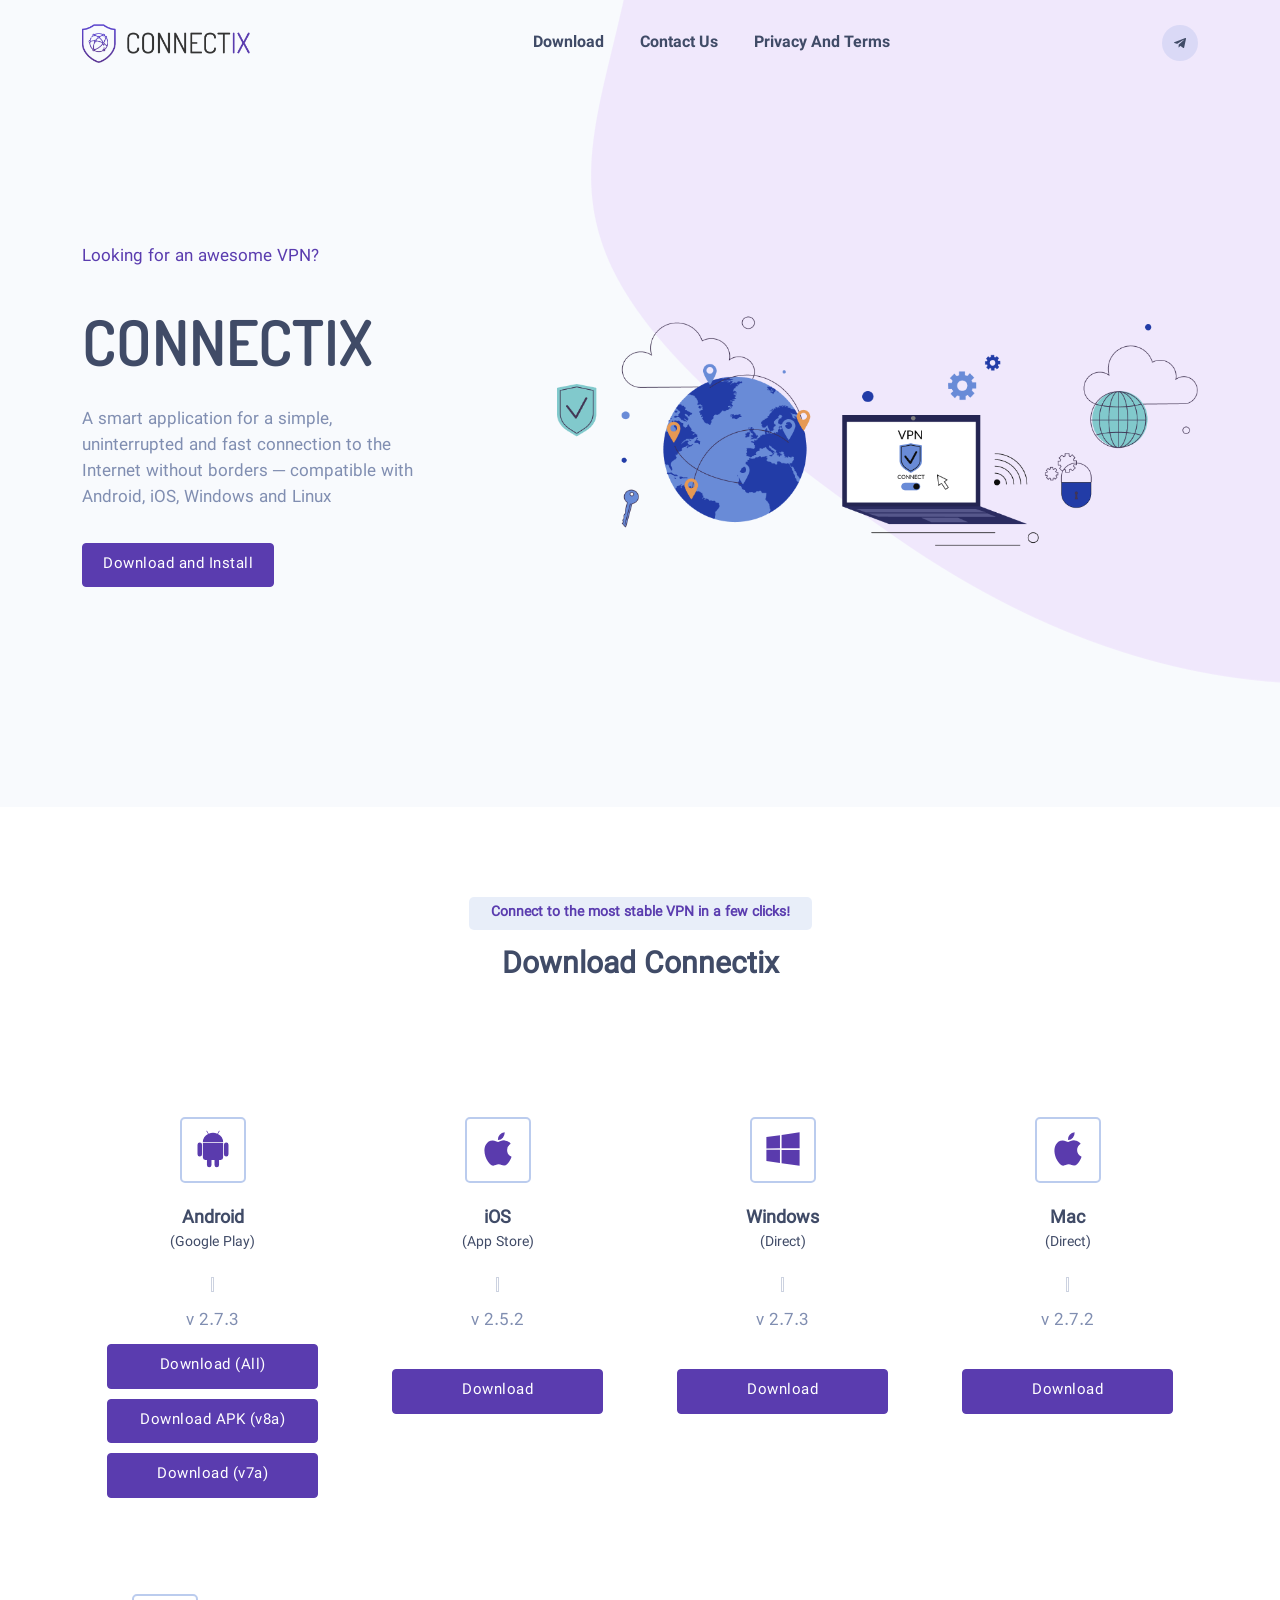
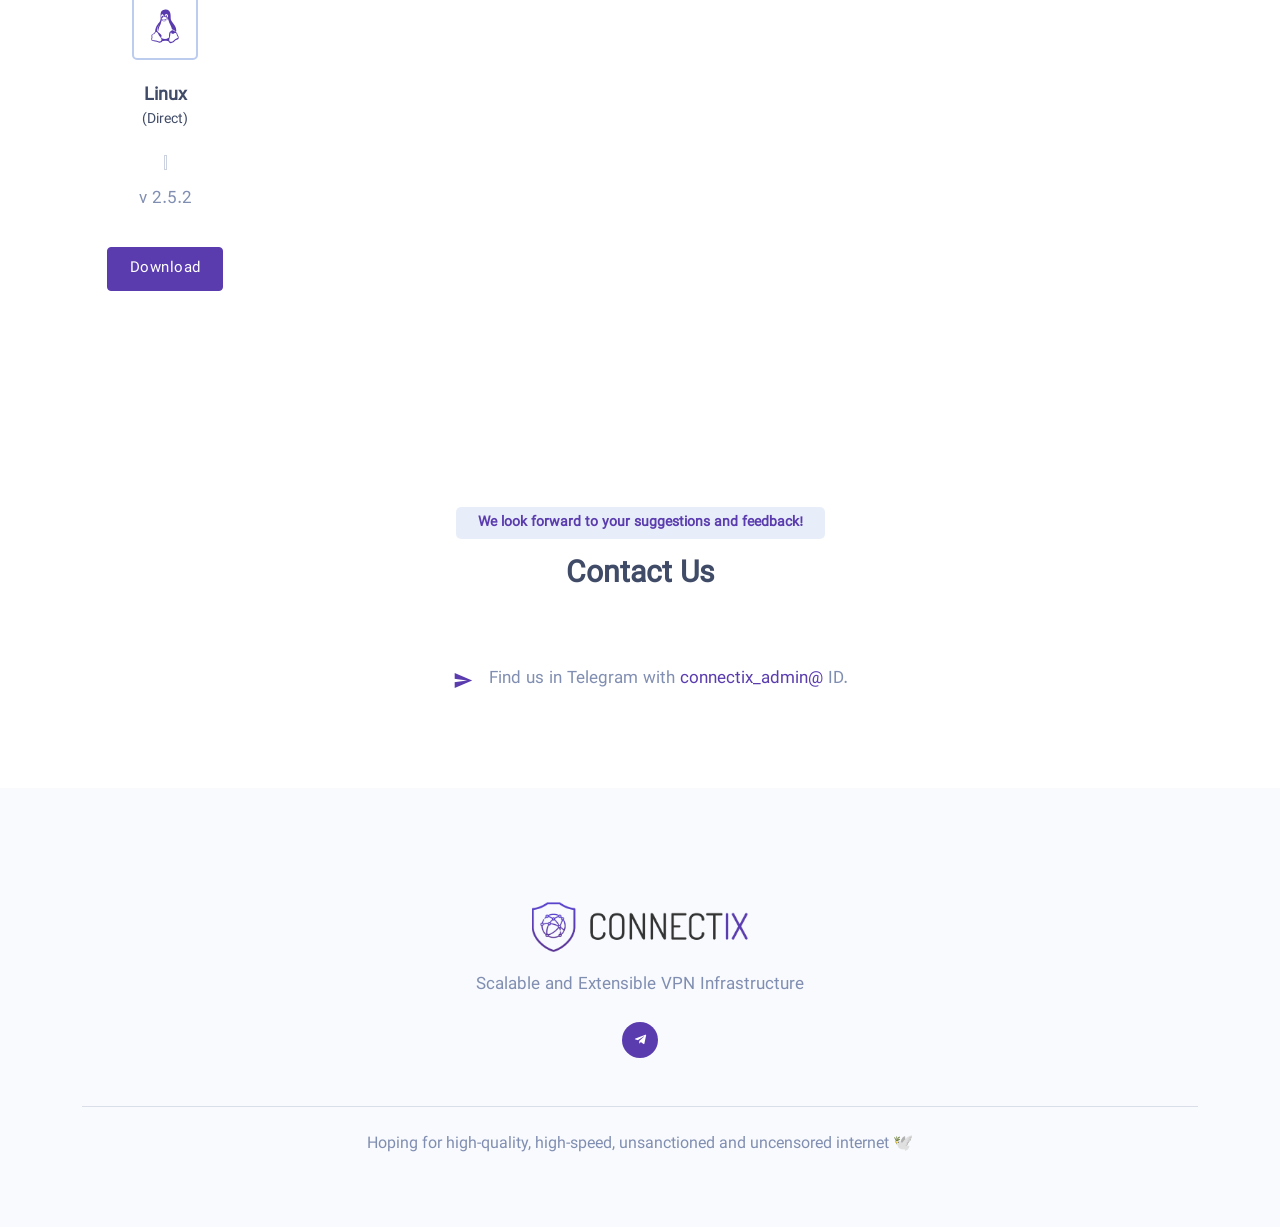
<file: index.html>
<!DOCTYPE html>
<html dir="ltr" lang="en-US">
<head>
    <meta charset="utf-8" />
    <title>Connectix</title>
    <meta name="viewport" content="width=device-width, initial-scale=1.0" />
    <meta name="description" content="Scalable and Extensible VPN Infrastructure" />
    <link rel="shortcut icon" href="images/favicon.ico" />
    <link href="css/bootstrap.min.css" rel="stylesheet" type="text/css" />
    <link href="css/materialdesignicons.min.css" rel="stylesheet" type="text/css" />
    <link href="css/style.css" rel="stylesheet" type="text/css" />
</head>

<body>
    <div id="navbar">
        <nav class="navbar navbar-expand-lg navbar-white fixed-top navbar-custom sticky sticky-dark" id="main-menu">
            <div class="container">

                <button class="navbar-toggler" type="button" data-bs-toggle="collapse" data-bs-target="#navbarCollapse"
                    aria-controls="navbarCollapse" aria-expanded="false" aria-label="Toggle navigation">
                    <i class="mdi mdi-menu"></i>
                </button>
                <a class="navbar-brand logo text-uppercase" href="/">
                    <img src="images/logo-dark.png" alt="" height="39" />
                </a>
                <div class="collapse navbar-collapse" id="navbarCollapse">
                    <ul class="navbar-nav navbar-center mx-auto" id="navbar-navlist">
                        <li class="nav-item">
                            <a data-scroll href="/index.html#download" class="nav-link">Download</a>
                        </li>
                        <li class="nav-item">
                            <a data-scroll href="/index.html#contact" class="nav-link">Contact Us</a>
                        </li>
                        <li class="nav-item">
                            <a data-scroll href="/privacy.html#privacy" class="nav-link">Privacy and Terms</a>
                        </li>
                    </ul>
                    <div class="nav-button">
                        <ul class="list-inline nav-social d-none d-lg-inline-block  mb-0">
                            <li class="list-inline-item ps-1"><a href="https://t.me/connectix_admin" target="_blank"><i class="mdi mdi-telegram"></i></a></li>
                        </ul>
                    </div>
                </div>

            </div>
        </nav>
    </div>


    <section class="bg-home-2 section bg-light" id="home">
        <div class="container">
            <div class="row align-items-center">
                <div class="col-lg-4">
                     <div class="mt-4">
                        <p class="text-primary fw-normal">Looking for an awesome VPN?</p>
                        <h1 class="home-title mt-3">Connectix</h1>
                        <p class="home-desc text-muted mt-4" style="margin-right: 0">A smart application for a simple, uninterrupted and fast connection to the Internet without borders ─ compatible with Android, iOS, Windows and Linux</p>
                            <div class="mt-4 pt-2">
                                <a href="#download" class="btn btn-primary">Download and Install</a>
                            </div>
                     </div>
                </div>
                <div class="col-lg-7 offset-lg-1">
                    <div class="mt-4">
                        <img src="images/img-1.png" class="img-fluid" alt="">
                    </div>
                </div>
            </div>
        </div>
    </section>


    <section class="section" id="download">
        <div class="container">
            <div class="row justify-content-center">
                <div class="col-lg-6">
                    <div class="title-box text-center">
                        <h6 class="title-sub-title mb-0 text-primary">Connect to the most stable VPN in a few clicks!</h6>
                        <h3 class="title-heading mt-3">Download Connectix</h3>
                    </div>
                </div>
            </div>
            <div class="row mt-5 pt-4">
                <div class="col col-lg-3 col-md-4 col-12">
                    <div class="service-box text-center uim-icon-primary mt-4">
                        <div class="service-icon icon-xxl mx-auto">
                            <svg xmlns="http://www.w3.org/2000/svg" width="24" height="24" viewBox="0 0 24 24" style="margin-top: 5px; color: #5a3bad;"><path fill="currentColor" d="m14.975 3.019l.96-1.732a.193.193 0 0 0-.338-.187l-.97 1.75a6.541 6.541 0 0 0-5.253 0l-.97-1.75a.193.193 0 0 0-.34.187l.96 1.732a5.546 5.546 0 0 0-3.092 4.876h12.137a5.546 5.546 0 0 0-3.094-4.876ZM5.931 17.17A1.467 1.467 0 0 0 7.4 18.64h.973v3a1.36 1.36 0 1 0 2.721 0v-3h1.814v3a1.36 1.36 0 1 0 2.72 0v-3h.974a1.467 1.467 0 0 0 1.468-1.468V8.375H5.93ZM4.064 8.14a1.362 1.362 0 0 0-1.36 1.361v5.669a1.36 1.36 0 1 0 2.72 0V9.502a1.362 1.362 0 0 0-1.36-1.36Zm15.872 0a1.362 1.362 0 0 0-1.36 1.361v5.669a1.36 1.36 0 1 0 2.72 0V9.502a1.362 1.362 0 0 0-1.36-1.36Z"/><circle cx="9.199" cy="5.168" r=".507" fill="currentColor" opacity=".5"/><circle cx="14.801" cy="5.168" r=".507" fill="currentColor" opacity=".5"/></svg>                        </div>
                        <h5 class="f-18 mt-4">Android <br><span style="font-size: 14px; font-weight: 400">(Google Play)</span></h5>
                        <div class="service-border mt-4 mx-auto"></div>
                        <p class="text-muted mt-3 mb-0">v 2.7.3</p>
                            
                           <a href="https://connect-apps.s3.ir-thr-at1.arvanstorage.ir/android/Connectix-universal-2.7.3.apk" class="btn btn-primary" target="_blank" style="margin-top: 10px;width:100%;">Download (All)</a>
                              <a href="https://connect-apps.s3.ir-thr-at1.arvanstorage.ir/android/Connectix-arm64-v8a-2.7.3.apk" class="btn btn-primary" target="_blank" style="margin-top: 10px;width:100%;">Download APK (v8a)</a>
                          <a href="https://connect-apps.s3.ir-thr-at1.arvanstorage.ir/android/Connectix-armeabi-v7a-2.7.3.apk" class="btn btn-primary" target="_blank" style="margin-top: 10px;width:100%;">Download (v7a)</a>
                       
                    </div>
                </div>
                <div class="col col-lg-3 col-md-4 col-12">
                    <div class="service-box text-center uim-icon-primary mt-4">
                        <div class="service-icon icon-xxl mx-auto">
                            <svg xmlns="http://www.w3.org/2000/svg" width="24" height="24" viewBox="0 0 24 24" style="margin-top: 5px; color: #5a3bad;"><path fill="currentColor" d="M17.458 12.625A4.523 4.523 0 0 1 19.62 8.82a4.672 4.672 0 0 0-3.658-1.984c-1.558-.158-3.04.917-3.829.917c-.79 0-2.009-.894-3.3-.87a4.896 4.896 0 0 0-4.14 2.508c-1.762 3.06-.449 7.593 1.268 10.076c.84 1.214 1.843 2.581 3.158 2.532c1.268-.05 1.746-.82 3.277-.82c1.531 0 1.962.82 3.3.795c1.364-.025 2.229-1.239 3.062-2.457a10.946 10.946 0 0 0 1.385-2.845a4.42 4.42 0 0 1-2.685-4.047Zm-2.517-7.432A4.405 4.405 0 0 0 15.981 2a4.483 4.483 0 0 0-2.945 1.516a4.186 4.186 0 0 0-1.061 3.093a3.71 3.71 0 0 0 2.966-1.416Z"/></svg>
                        </div>
                        <h5 class="f-18 mt-4">iOS <br><span style="font-size: 14px; font-weight: 400">(App Store)</span></h5>
                        <div class="service-border mt-4 mx-auto"></div>
                        <p class="text-muted mt-3 mb-0">v 2.5.2</p>
                       <a href="https://testflight.apple.com/join/FQkEGDfX" class="btn btn-primary" target="_blank" style="margin-top: 35px;width:100%;">Download</a>
                    </div>
                </div>
                         <div class="col col-lg-3 col-md-4 col-12">
                    <div class="service-box text-center uim-icon-primary mt-4">
                        <div class="service-icon icon-xxl mx-auto">
                            <svg xmlns="http://www.w3.org/2000/svg" width="24" height="24" viewBox="0 0 24 24" style="margin-top: 5px; color: #5a3bad;"><path fill="currentColor" d="m2.03 4.832l8.147-1.11l.004 7.86l-8.144.046l-.008-6.796Zm8.144 7.655l.006 7.867l-8.144-1.12l-.001-6.8l8.138.053Zm.987-8.91L21.965 2v9.482l-10.804.085v-7.99Zm10.807 8.984L21.965 22l-10.804-1.525l-.015-7.932Z"/></svg>
                        </div>
                        <h5 class="f-18 mt-4">Windows <br><span style="font-size: 14px; font-weight: 400">(Direct)</span></h5>
                        <div class="service-border mt-4 mx-auto"></div>
                        <p class="text-muted mt-3 mb-0">v 2.7.3</p>
                        <a href="https://connect-apps.s3.ir-thr-at1.arvanstorage.ir/windows/Connectix-2.7.3+120-windows-setup.zip" class="btn btn-primary" target="_blank" style="margin-top: 35px;width:100%;">Download</a>

                    </div>
                </div>
                                <div class="col col-lg-3 col-md-4 col-12">
                    <div class="service-box text-center uim-icon-primary mt-4">
                        <div class="service-icon icon-xxl mx-auto">
                            <svg xmlns="http://www.w3.org/2000/svg" width="24" height="24" viewBox="0 0 24 24" style="margin-top: 5px; color: #5a3bad;"><path fill="currentColor" d="M17.458 12.625A4.523 4.523 0 0 1 19.62 8.82a4.672 4.672 0 0 0-3.658-1.984c-1.558-.158-3.04.917-3.829.917c-.79 0-2.009-.894-3.3-.87a4.896 4.896 0 0 0-4.14 2.508c-1.762 3.06-.449 7.593 1.268 10.076c.84 1.214 1.843 2.581 3.158 2.532c1.268-.05 1.746-.82 3.277-.82c1.531 0 1.962.82 3.3.795c1.364-.025 2.229-1.239 3.062-2.457a10.946 10.946 0 0 0 1.385-2.845a4.42 4.42 0 0 1-2.685-4.047Zm-2.517-7.432A4.405 4.405 0 0 0 15.981 2a4.483 4.483 0 0 0-2.945 1.516a4.186 4.186 0 0 0-1.061 3.093a3.71 3.71 0 0 0 2.966-1.416Z"/></svg>
                        </div>
                        <h5 class="f-18 mt-4">Mac <br><span style="font-size: 14px; font-weight: 400">(Direct)</span></h5>
                        <div class="service-border mt-4 mx-auto"></div>
                        <p class="text-muted mt-3 mb-0">v 2.7.2</p>
                       <a href="https://connect-apps.s3.ir-thr-at1.arvanstorage.ir/mac/Connectix-2.7.2+119-macos.dmg" class="btn btn-primary" target="_blank" style="margin-top: 35px;width:100%;">Download</a>
                    </div>
                </div>
       
                <div class="col col-lg-2 col-md-4 col-12">
                   <div class="service-box text-center uim-icon-primary mt-4">
                       <div class="service-icon icon-xxl mx-auto">
                           <svg xmlns="http://www.w3.org/2000/svg" width="24" height="24" viewBox="0 0 24 24"  style="margin-top: 5px; color: #5a3bad;"><path fill="currentColor" d="M19.7 17.6c-.1-.2-.2-.4-.2-.6c0-.4-.2-.7-.5-1c-.1-.1-.3-.2-.4-.2c.6-1.8-.3-3.6-1.3-4.9c-.8-1.2-2-2.1-1.9-3.7c0-1.9.2-5.4-3.3-5.1c-3.6.2-2.6 3.9-2.7 5.2c0 1.1-.5 2.2-1.3 3.1c-.2.2-.4.5-.5.7c-1 1.2-1.5 2.8-1.5 4.3c-.2.2-.4.4-.5.6c-.1.1-.2.2-.2.3c-.1.1-.3.2-.5.3c-.4.1-.7.3-.9.7c-.1.3-.2.7-.1 1.1c.1.2.1.4 0 .7c-.2.4-.2.9 0 1.4c.3.4.8.5 1.5.6c.5 0 1.1.2 1.6.4c.5.3 1.1.5 1.7.5c.3 0 .7-.1 1-.2c.3-.2.5-.4.6-.7c.4 0 1-.2 1.7-.2c.6 0 1.2.2 2 .1c0 .1 0 .2.1.3c.2.5.7.9 1.3 1h.2c.8-.1 1.6-.5 2.1-1.1c.4-.4.9-.7 1.4-.9c.6-.3 1-.5 1.1-1c.1-.7-.1-1.1-.5-1.7zM12.8 4.8c.6.1 1.1.6 1 1.2c0 .3-.1.6-.3.9h-.1c-.2-.1-.3-.1-.4-.2c.1-.1.1-.3.2-.5c0-.4-.2-.7-.4-.7c-.3 0-.5.3-.5.7v.1c-.1-.1-.3-.1-.4-.2V6c-.1-.5.3-1.1.9-1.2zm-.3 2c.1.1.3.2.4.2c.1 0 .3.1.4.2c.2.1.4.2.4.5s-.3.6-.9.8c-.2.1-.3.1-.4.2c-.3.2-.6.3-1 .3c-.3 0-.6-.2-.8-.4c-.1-.1-.2-.2-.4-.3c-.1-.1-.3-.3-.4-.6c0-.1.1-.2.2-.3c.3-.2.4-.3.5-.4l.1-.1c.2-.3.6-.5 1-.5c.3.1.6.2.9.4zM10.4 5c.4 0 .7.4.8 1.1v.2c-.1 0-.3.1-.4.2v-.2c0-.3-.2-.6-.4-.5c-.2 0-.3.3-.3.6c0 .2.1.3.2.4c0 0-.1.1-.2.1c-.2-.2-.4-.5-.4-.8c0-.6.3-1.1.7-1.1zm-1 16.1c-.7.3-1.6.2-2.2-.2c-.6-.3-1.1-.4-1.8-.4c-.5-.1-1-.1-1.1-.3c-.1-.2-.1-.5.1-1c.1-.3.1-.6 0-.9c-.1-.3-.1-.5 0-.8c.1-.3.3-.4.6-.5c.3-.1.5-.2.7-.4c.1-.1.2-.2.3-.4c.3-.4.5-.6.8-.6c.6.1 1.1 1 1.5 1.9c.2.3.4.7.7 1c.4.5.9 1.2.9 1.6c0 .5-.2.8-.5 1zm4.9-2.2c0 .1 0 .1-.1.2c-1.2.9-2.8 1-4.1.3l-.6-.9c.9-.1.7-1.3-1.2-2.5c-2-1.3-.6-3.7.1-4.8c.1-.1.1 0-.3.8c-.3.6-.9 2.1-.1 3.2c0-.8.2-1.6.5-2.4c.7-1.3 1.2-2.8 1.5-4.3c.1.1.1.1.2.1c.1.1.2.2.3.2c.2.3.6.4.9.4h.1c.4 0 .8-.1 1.1-.4c.1-.1.2-.2.4-.2c.3-.1.6-.3.9-.6c.4 1.3.8 2.5 1.4 3.6c.4.8.7 1.6.9 2.5c.3 0 .7.1 1 .3c.8.4 1.1.7 1 1.2H18c0-.3-.2-.6-.9-.9c-.7-.3-1.3-.3-1.5.4c-.1 0-.2.1-.3.1c-.8.4-.8 1.5-.9 2.6c.1.4 0 .7-.1 1.1zm4.6.6c-.6.2-1.1.6-1.5 1.1c-.4.6-1.1 1-1.9.9c-.4 0-.8-.3-.9-.7c-.1-.6-.1-1.2.2-1.8c.1-.4.2-.7.3-1.1c.1-1.2.1-1.9.6-2.2c0 .5.3.8.7 1c.5 0 1-.1 1.4-.5h.2c.3 0 .5 0 .7.2c.2.2.3.5.3.7c0 .3.2.6.3.9c.5.5.5.8.5.9c-.1.2-.5.4-.9.6zm-9-12c-.1 0-.1 0-.1.1c0 0 0 .1.1.1s.1.1.1.1c.3.4.8.6 1.4.7c.5-.1 1-.2 1.5-.6l.6-.3c.1 0 .1-.1.1-.1c0-.1 0-.1-.1-.1c-.2.1-.5.2-.7.3c-.4.3-.9.5-1.4.5c-.5 0-.9-.3-1.2-.6c-.1 0-.2-.1-.3-.1z"/></svg>                        </div>
                       <h5 class="f-18 mt-4">Linux <br><span style="font-size: 14px; font-weight: 400">(Direct)</span></h5>
                       <div class="service-border mt-4 mx-auto"></div>
                       <p class="text-muted mt-3 mb-0">v 2.5.2</p>
                      <a href="https://connect-apps.s3.ir-thr-at1.arvanstorage.ir/linux/connectix-linux-2.5.2.deb" class="btn btn-primary" target="_blank" style="margin-top: 35px;width:100%;">Download</a>
                   </div>
               </div>
            </div>
        </div>
    </section>

    <section class="section" id="contact">
        <div class="container">
            <div class="row justify-content-center">
                <div class="col-lg-6">
                    <div class="title-box text-center">
                        <h6 class="title-sub-title mb-0 text-primary">We look forward to your suggestions and feedback!</h6>
                        <h3 class="title-heading mt-3">Contact Us</h3>
                    </div>
                </div>
            </div>
            <div class="row align-items-center mt-5 pt-2">
                <div class="col-lg-12">
                    <div class="mt-2">
                        <div class="mt-2">
                            <div class="d-flex mt-3" style="padding-left: 20px;  justify-content: center;">
                                <i class="mdi mdi-send text-primary f-20"></i>
                                <div class="flex-1 ps-3">
                                    <p class="text-muted mb-0">Find us in Telegram with <a href="https://t.me/connectix_admin" target="_blank" class="text-primary">connectix_admin@</a> ID.</p>
                                </div>
                            </div>
                        </div>
                    </div>
                </div>
            </div>
        </div>
    </section>


    <section class="bg-footer bg-light">
        <div class="container">
            <div class="row">
                <div class="col-lg-3"></div>
                <div class="col-lg-6 text-center">
                    <div class="mt-4">
                        <img src="images/logo-dark.png" alt="" height="50">
                        <p class="text-muted mt-3 pt-1">Scalable and Extensible VPN Infrastructure</p>
                        <div class="footer-social mt-4">
                            <ul class="list-inline mb-0">
                                <li class="list-inline-item">
                                    <a href="https://t.me/connectix_admin" target="_blank" class="text-reset"><i class="mdi mdi-telegram"></i></a>
                                </li>
                            </ul>
                        </div>
                    </div>
                </div>
                <div class="col-lg-3"></div>
            </div>
            <hr class="mt-5">
            <div class="row mt-4">
                <div class="col-lg-12">
                    <p class="text-center text-muted mb-0 fs-6">
                        Hoping for high-quality, high-speed, unsanctioned and uncensored internet 🕊️
                    </p>
                </div>
            </div>
        </div>
    </section>

    <script src="js/bootstrap.bundle.min.js"></script>
    <script src="js/smooth-scroll.polyfills.min.js"></script>
    <script src="js/gumshoe.polyfills.min.js"></script>
    <script src="js/unicons.js"></script>
    <script src="js/app.js"></script>

    <script type="text/javascript">window.$crisp=[];window.CRISP_WEBSITE_ID="0336ab5f-caf6-411b-ab8e-e56f644d2e95";(function(){d=document;s=d.createElement("script");s.src="https://client.crisp.chat/l.js";s.async=1;d.getElementsByTagName("head")[0].appendChild(s);})();</script>

</body>
</html>
</file>
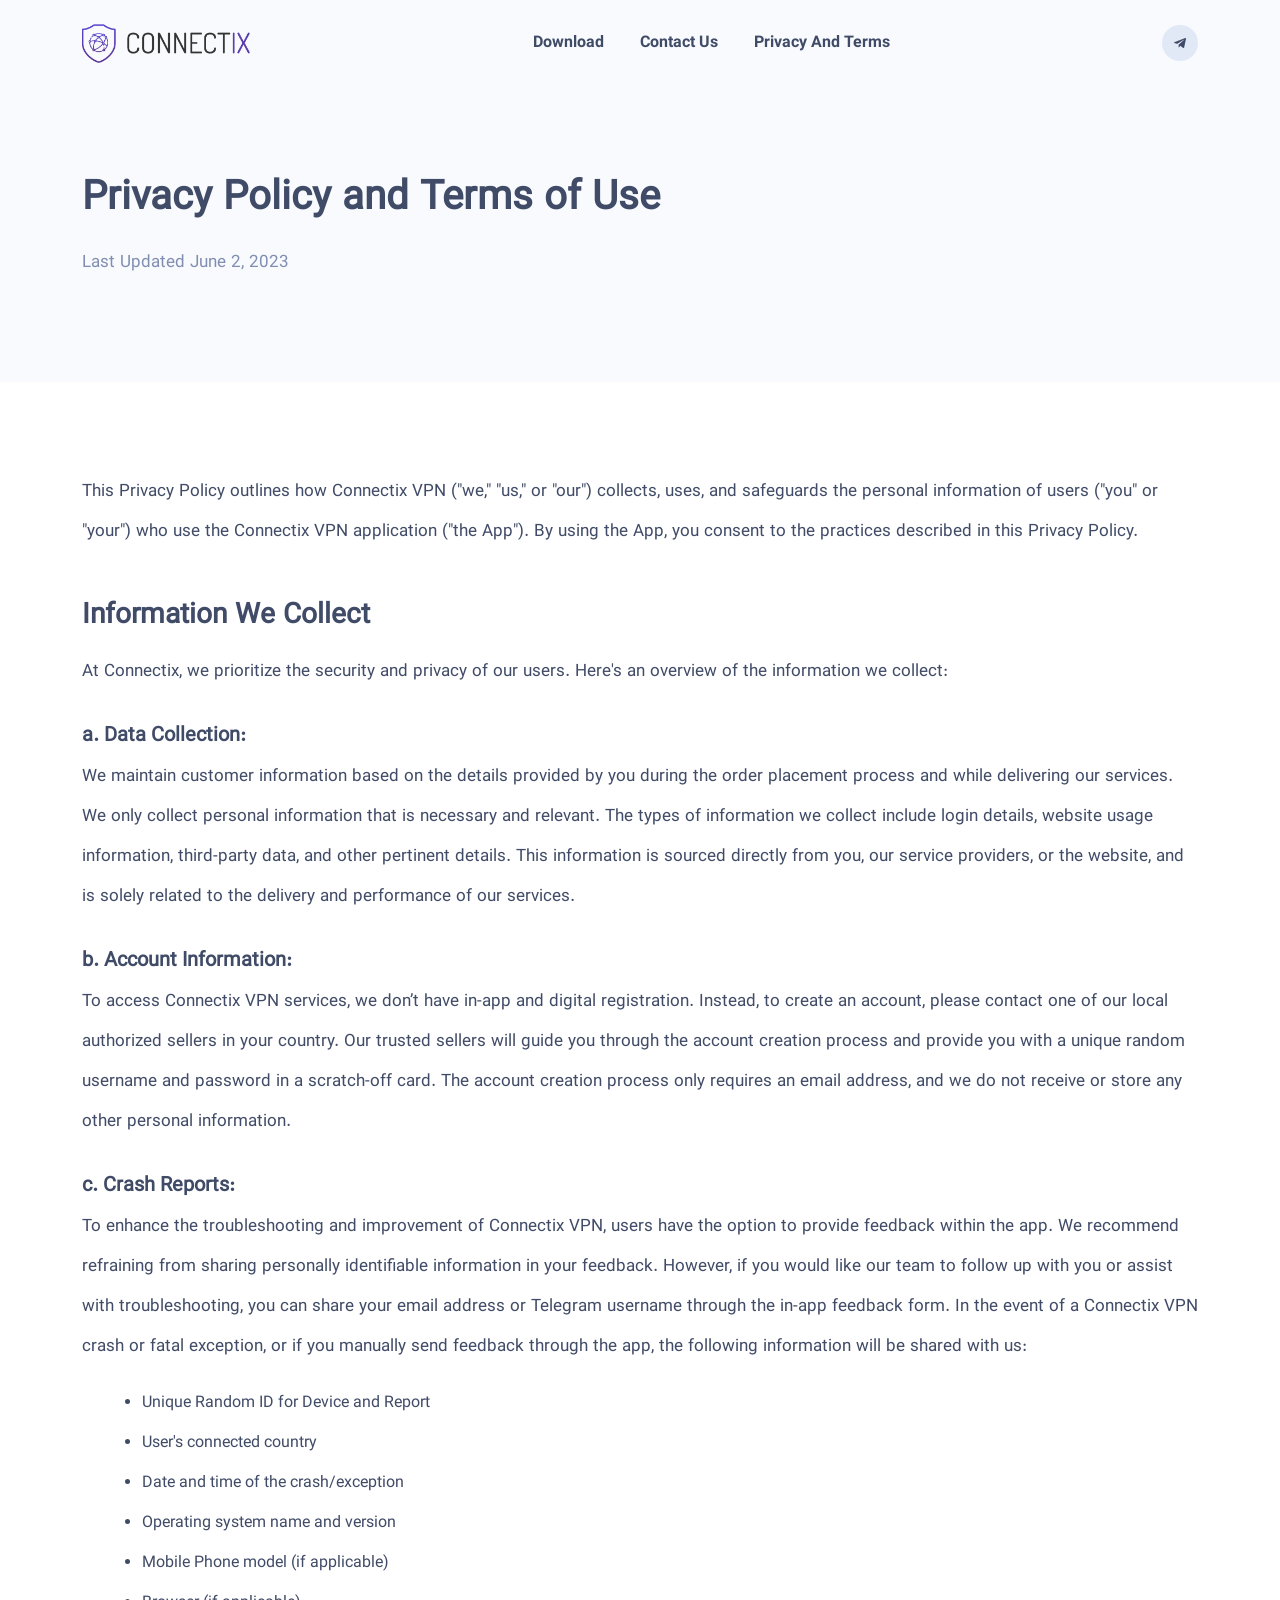
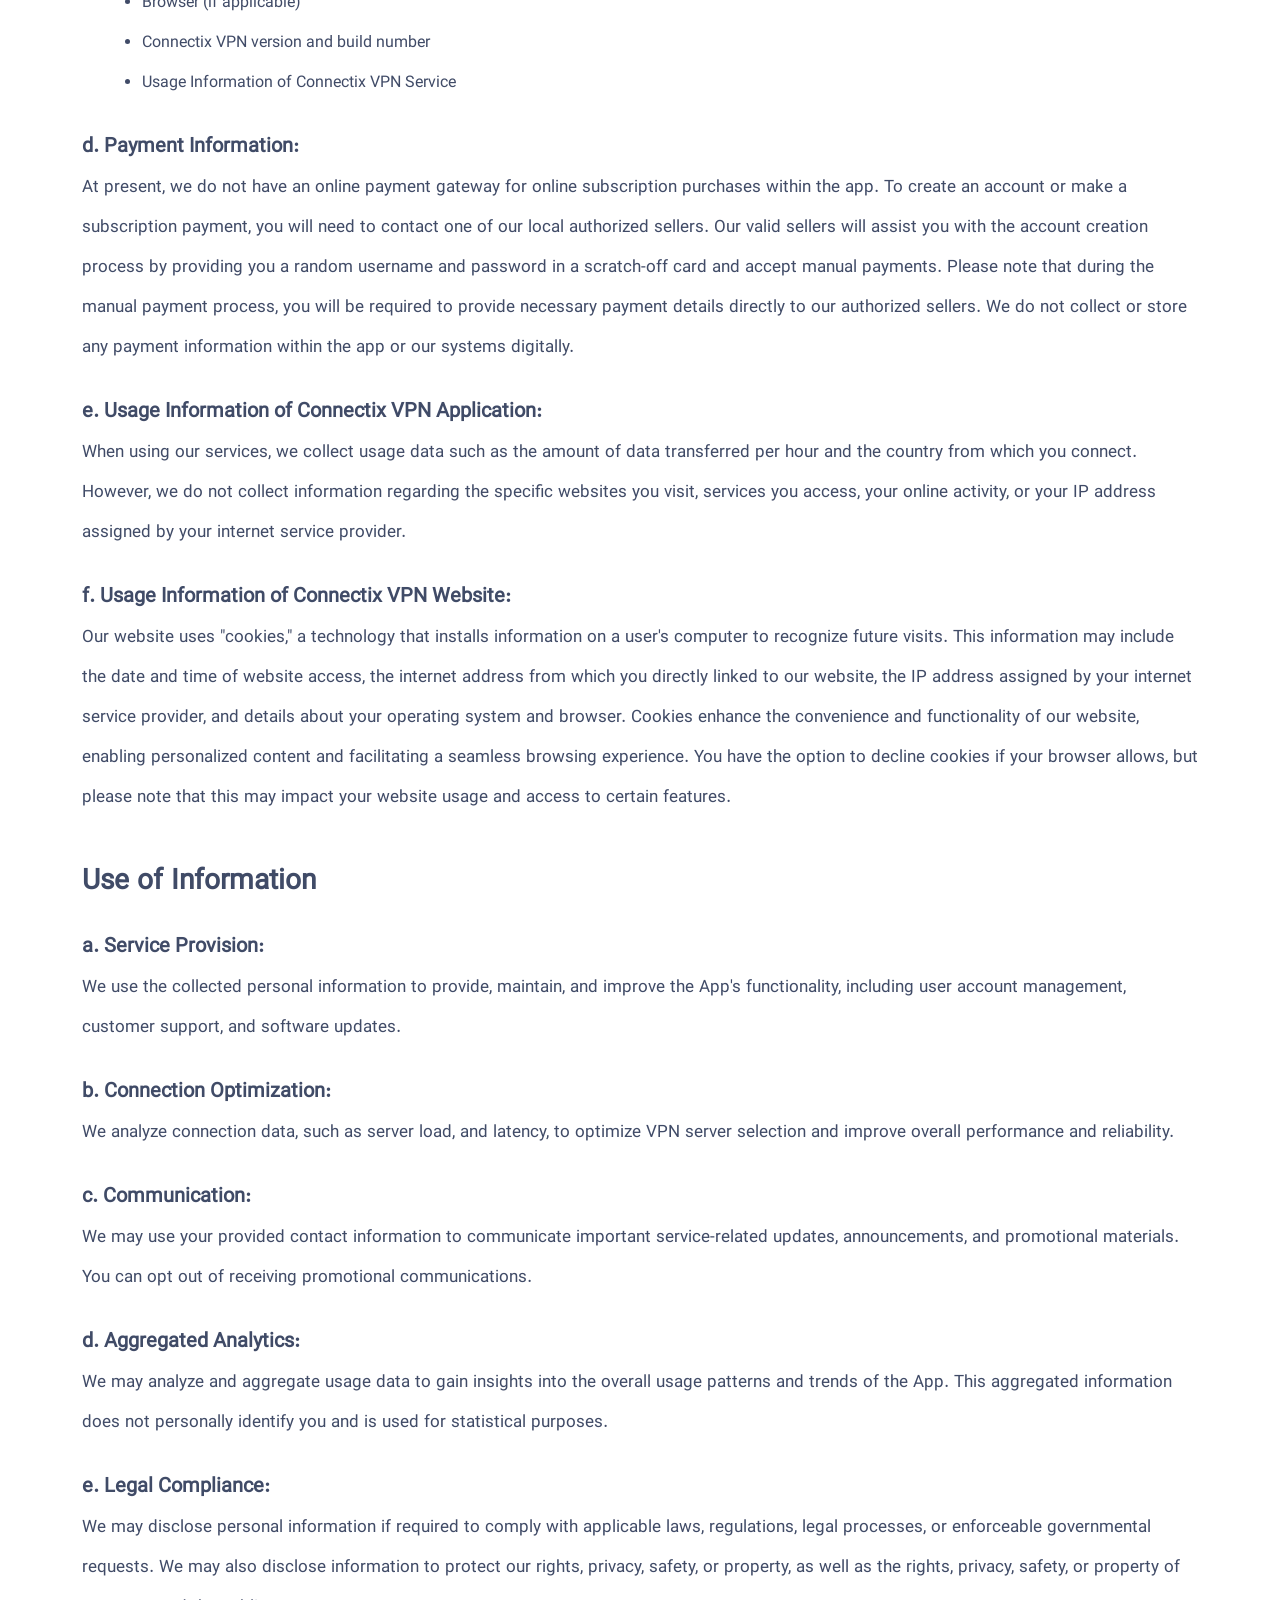
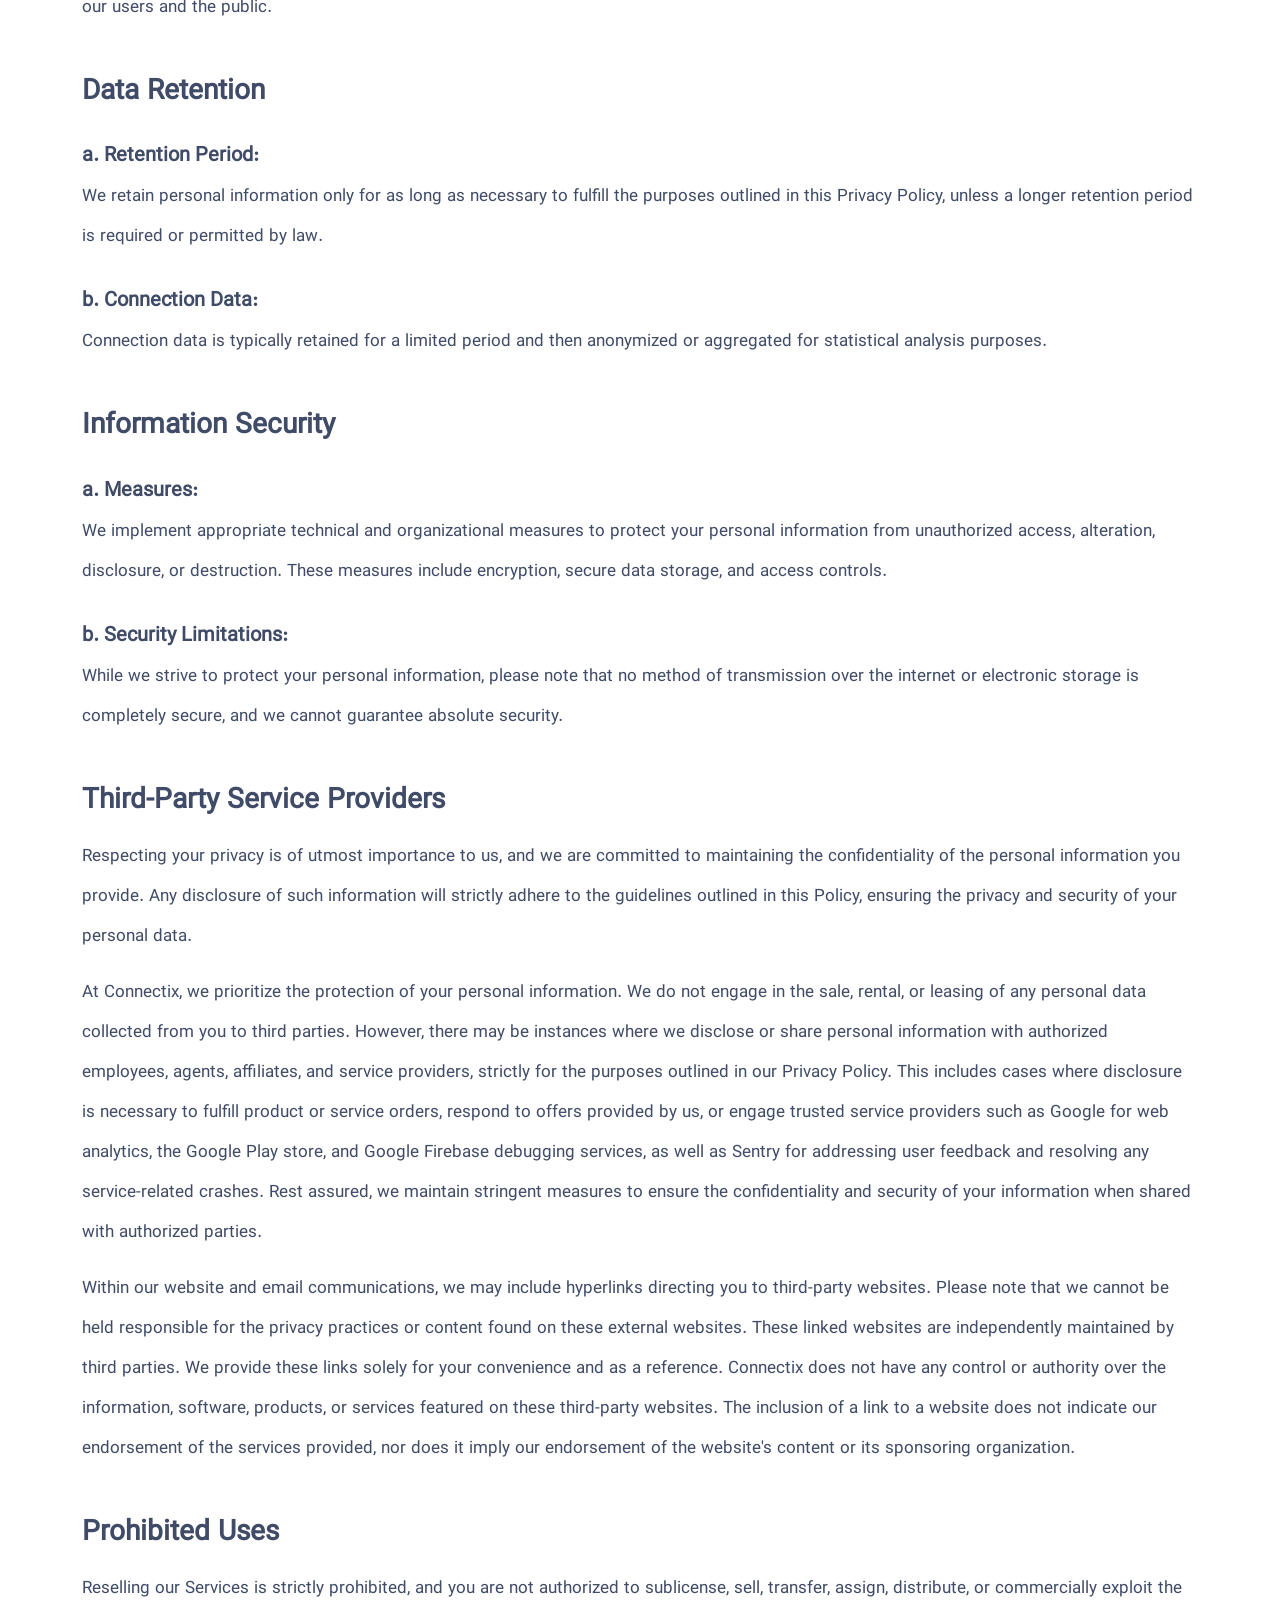
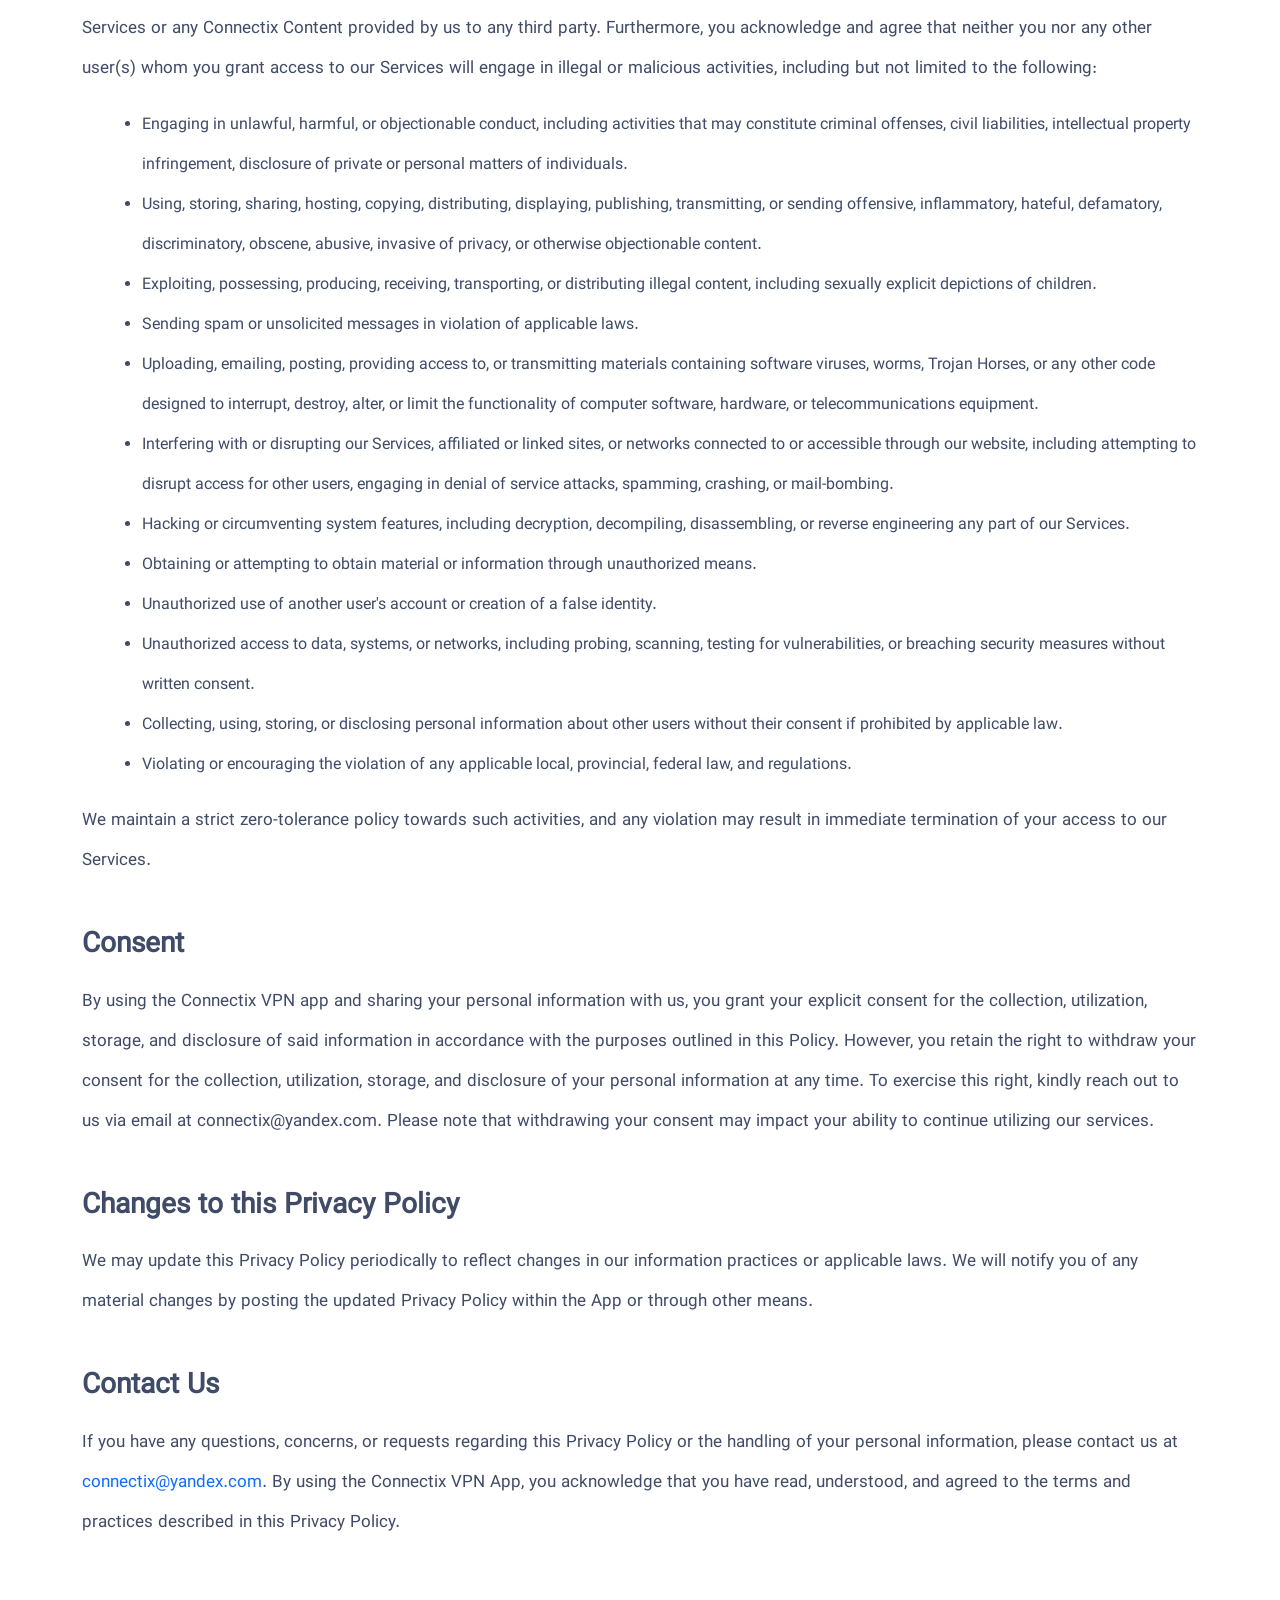
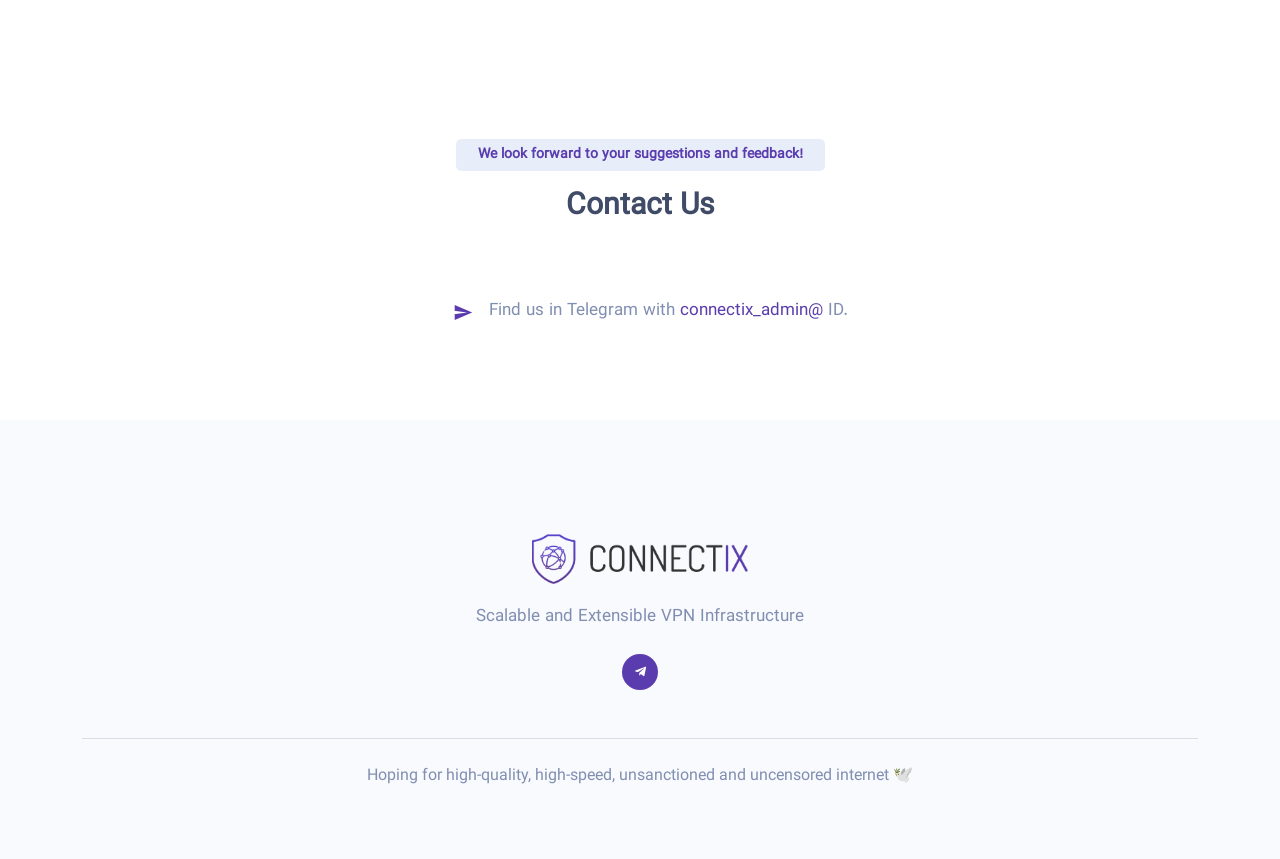
<file: privacy.html>
<!DOCTYPE html>
<html dir="ltr" lang="en-US">
<head>
    <meta charset="utf-8" />
    <title>Connectix</title>
    <meta name="viewport" content="width=device-width, initial-scale=1.0" />
    <meta name="description" content="Scalable and Extensible VPN Infrastructure" />
    <link rel="shortcut icon" href="images/favicon.ico" />
    <link href="css/bootstrap.min.css" rel="stylesheet" type="text/css" />
    <link href="css/materialdesignicons.min.css" rel="stylesheet" type="text/css" />
    <link href="css/style.css" rel="stylesheet" type="text/css" />
</head>

<body>
    <div id="navbar">
        <nav class="navbar navbar-expand-lg navbar-white fixed-top navbar-custom sticky sticky-dark" id="main-menu">
            <div class="container">

                <button class="navbar-toggler" type="button" data-bs-toggle="collapse" data-bs-target="#navbarCollapse"
                    aria-controls="navbarCollapse" aria-expanded="false" aria-label="Toggle navigation">
                    <i class="mdi mdi-menu"></i>
                </button>
                <a class="navbar-brand logo text-uppercase" href="/">
                    <img src="images/logo-dark.png" alt="" height="39" />
                </a>
                <div class="collapse navbar-collapse" id="navbarCollapse">
                    <ul class="navbar-nav navbar-center mx-auto" id="navbar-navlist">
                        <li class="nav-item">
                            <a data-scroll href="/index.html#download" class="nav-link">Download</a>
                        </li>
                        <li class="nav-item">
                            <a data-scroll href="/index.html#contact" class="nav-link">Contact Us</a>
                        </li>
                        <li class="nav-item">
                            <a data-scroll href="/privacy.html#privacy" class="nav-link">Privacy and Terms</a>
                        </li>
                    </ul>
                    <div class="nav-button">
                        <ul class="list-inline nav-social d-none d-lg-inline-block  mb-0">
                            <li class="list-inline-item ps-1"><a href="https://t.me/connectix_admin" target="_blank"><i class="mdi mdi-telegram"></i></a></li>
                        </ul>
                    </div>
                </div>

            </div>
        </nav>
    </div>


    <section class="section bg-light" style="padding-top: 150px;">
        <div class="container">
            <div class="row align-items-center">
                <div class="col-lg-12">
                     <div class="mt-4">
                        <h1 class="mt-3">Privacy Policy and Terms of Use</h1>
                        <p class="text-muted mt-4" style="margin-right: 0">Last Updated June 2, 2023</p>
                     </div>
                </div>
            </div>
        </div>
    </section>


    <section class="section" id="privacy">
        <div class="container">

            <p style="line-height: 40px;">This Privacy Policy outlines how Connectix VPN ("we," "us," or "our") collects, uses, and safeguards the personal information of users ("you" or "your") who use the Connectix VPN application ("the App"). By using the App, you consent to the practices described in this Privacy Policy.</p>

            <h3 style="padding-top: 30px; padding-bottom: 10px;">Information We Collect</h3>
            <p style="line-height: 40px;">At Connectix, we prioritize the security and privacy of our users. Here's an overview of the information we collect:</p>
            <h5 style="padding-top: 15px;">a. Data Collection:</h5>
            <p style="line-height: 40px;">We maintain customer information based on the details provided by you during the order placement process and while delivering our services. We only collect personal information that is necessary and relevant. The types of information we collect include login details, website usage information, third-party data, and other pertinent details. This information is sourced directly from you, our service providers, or the website, and is solely related to the delivery and performance of our services.</p>
            <h5 style="padding-top: 15px;">b. Account Information:</h5>
            <p style="line-height: 40px;">To access Connectix VPN services, we don’t have in-app and digital registration. Instead, to create an account, please contact one of our local authorized sellers in your country. Our trusted sellers will guide you through the account creation process and provide you with a unique random username and password in a scratch-off card. The account creation process only requires an email address, and we do not receive or store any other personal information.</p>
            <h5 style="padding-top: 15px;">c. Crash Reports:</h5>
            <p style="line-height: 40px;">To enhance the troubleshooting and improvement of Connectix VPN, users have the option to provide feedback within the app. We recommend refraining from sharing personally identifiable information in your feedback. However, if you would like our team to follow up with you or assist with troubleshooting, you can share your email address or Telegram username through the in-app feedback form. In the event of a Connectix VPN crash or fatal exception, or if you manually send feedback through the app, the following information will be shared with us:</p>
            <ul style="line-height: 40px; padding-left: 60px;">
                <li>Unique Random ID for Device and Report</li>
                <li>User's connected country</li>
                <li>Date and time of the crash/exception</li>
                <li>Operating system name and version</li>
                <li>Mobile Phone model (if applicable)</li>
                <li>Browser (if applicable)</li>
                <li>Connectix VPN version and build number</li>
                <li>Usage Information of Connectix VPN Service</li>
            </ul>
            <h5 style="padding-top: 15px;">d. Payment Information:</h5>
            <p style="line-height: 40px;">At present, we do not have an online payment gateway for online subscription purchases within the app. To create an account or make a subscription payment, you will need to contact one of our local authorized sellers. Our valid sellers will assist you with the account creation process by providing you a random username and password in a scratch-off card and accept manual payments. Please note that during the manual payment process, you will be required to provide necessary payment details directly to our authorized sellers. We do not collect or store any payment information within the app or our systems digitally.</p>
            <h5 style="padding-top: 15px;">e. Usage Information of Connectix VPN Application:</h5>
            <p style="line-height: 40px;">When using our services, we collect usage data such as the amount of data transferred per hour and the country from which you connect. However, we do not collect information regarding the specific websites you visit, services you access, your online activity, or your IP address assigned by your internet service provider.</p>
            <h5 style="padding-top: 15px;">f. Usage Information of Connectix VPN Website:</h5>
            <p style="line-height: 40px;">Our website uses "cookies," a technology that installs information on a user's computer to recognize future visits. This information may include the date and time of website access, the internet address from which you directly linked to our website, the IP address assigned by your internet service provider, and details about your operating system and browser. Cookies enhance the convenience and functionality of our website, enabling personalized content and facilitating a seamless browsing experience. You have the option to decline cookies if your browser allows, but please note that this may impact your website usage and access to certain features.</p>

            <h3 style="padding-top: 30px; padding-bottom: 10px;">Use of Information</h3>
            <h5 style="padding-top: 15px;">a. Service Provision:</h5>
            <p style="line-height: 40px;">We use the collected personal information to provide, maintain, and improve the App's functionality, including user account management, customer support, and software updates.</p>
            <h5 style="padding-top: 15px;">b. Connection Optimization:</h5>
            <p style="line-height: 40px;">We analyze connection data, such as server load, and latency, to optimize VPN server selection and improve overall performance and reliability.</p>
            <h5 style="padding-top: 15px;">c. Communication:</h5>
            <p style="line-height: 40px;">We may use your provided contact information to communicate important service-related updates, announcements, and promotional materials. You can opt out of receiving promotional communications.</p>
            <h5 style="padding-top: 15px;">d. Aggregated Analytics:</h5>
            <p style="line-height: 40px;">We may analyze and aggregate usage data to gain insights into the overall usage patterns and trends of the App. This aggregated information does not personally identify you and is used for statistical purposes.</p>
            <h5 style="padding-top: 15px;">e. Legal Compliance:</h5>
            <p style="line-height: 40px;">We may disclose personal information if required to comply with applicable laws, regulations, legal processes, or enforceable governmental requests. We may also disclose information to protect our rights, privacy, safety, or property, as well as the rights, privacy, safety, or property of our users and the public.</p>

            <h3 style="padding-top: 30px; padding-bottom: 10px;">Data Retention</h3>
            <h5 style="padding-top: 15px;">a. Retention Period:</h5>
            <p style="line-height: 40px;">We retain personal information only for as long as necessary to fulfill the purposes outlined in this Privacy Policy, unless a longer retention period is required or permitted by law.</p>
            <h5 style="padding-top: 15px;">b. Connection Data:</h5>
            <p style="line-height: 40px;">Connection data is typically retained for a limited period and then anonymized or aggregated for statistical analysis purposes.</p>

            <h3 style="padding-top: 30px; padding-bottom: 10px;">Information Security</h3>
            <h5 style="padding-top: 15px;">a. Measures:</h5>
            <p style="line-height: 40px;">We implement appropriate technical and organizational measures to protect your personal information from unauthorized access, alteration, disclosure, or destruction. These measures include encryption, secure data storage, and access controls.</p>
            <h5 style="padding-top: 15px;">b. Security Limitations:</h5>
            <p style="line-height: 40px;">While we strive to protect your personal information, please note that no method of transmission over the internet or electronic storage is completely secure, and we cannot guarantee absolute security.</p>

            <h3 style="padding-top: 30px; padding-bottom: 10px;">Third-Party Service Providers</h3>
            <p style="line-height: 40px;">Respecting your privacy is of utmost importance to us, and we are committed to maintaining the confidentiality of the personal information you provide. Any disclosure of such information will strictly adhere to the guidelines outlined in this Policy, ensuring the privacy and security of your personal data.</p>
            <p style="line-height: 40px;">At Connectix, we prioritize the protection of your personal information. We do not engage in the sale, rental, or leasing of any personal data collected from you to third parties. However, there may be instances where we disclose or share personal information with authorized employees, agents, affiliates, and service providers, strictly for the purposes outlined in our Privacy Policy. This includes cases where disclosure is necessary to fulfill product or service orders, respond to offers provided by us, or engage trusted service providers such as Google for web analytics, the Google Play store, and Google Firebase debugging services, as well as Sentry for addressing user feedback and resolving any service-related crashes. Rest assured, we maintain stringent measures to ensure the confidentiality and security of your information when shared with authorized parties.</p>
            <p style="line-height: 40px;">Within our website and email communications, we may include hyperlinks directing you to third-party websites. Please note that we cannot be held responsible for the privacy practices or content found on these external websites. These linked websites are independently maintained by third parties. We provide these links solely for your convenience and as a reference. Connectix does not have any control or authority over the information, software, products, or services featured on these third-party websites. The inclusion of a link to a website does not indicate our endorsement of the services provided, nor does it imply our endorsement of the website's content or its sponsoring organization.</p>

            <h3 style="padding-top: 30px; padding-bottom: 10px;">Prohibited Uses</h3>
            <p style="line-height: 40px;">Reselling our Services is strictly prohibited, and you are not authorized to sublicense, sell, transfer, assign, distribute, or commercially exploit the Services or any Connectix Content provided by us to any third party. Furthermore, you acknowledge and agree that neither you nor any other user(s) whom you grant access to our Services will engage in illegal or malicious activities, including but not limited to the following:</p>
            <ul style="line-height: 40px; padding-left: 60px;">
                <li>Engaging in unlawful, harmful, or objectionable conduct, including activities that may constitute criminal offenses, civil liabilities, intellectual property infringement, disclosure of private or personal matters of individuals.</li>
                <li>Using, storing, sharing, hosting, copying, distributing, displaying, publishing, transmitting, or sending offensive, inflammatory, hateful, defamatory, discriminatory, obscene, abusive, invasive of privacy, or otherwise objectionable content.</li>
                <li>Exploiting, possessing, producing, receiving, transporting, or distributing illegal content, including sexually explicit depictions of children.</li>
                <li>Sending spam or unsolicited messages in violation of applicable laws.</li>
                <li>Uploading, emailing, posting, providing access to, or transmitting materials containing software viruses, worms, Trojan Horses, or any other code designed to interrupt, destroy, alter, or limit the functionality of computer software, hardware, or telecommunications equipment.</li>
                <li>Interfering with or disrupting our Services, affiliated or linked sites, or networks connected to or accessible through our website, including attempting to disrupt access for other users, engaging in denial of service attacks, spamming, crashing, or mail-bombing.</li>
                <li>Hacking or circumventing system features, including decryption, decompiling, disassembling, or reverse engineering any part of our Services.</li>
                <li>Obtaining or attempting to obtain material or information through unauthorized means.</li>
                <li>Unauthorized use of another user's account or creation of a false identity.</li>
                <li>Unauthorized access to data, systems, or networks, including probing, scanning, testing for vulnerabilities, or breaching security measures without written consent.</li>
                <li>Collecting, using, storing, or disclosing personal information about other users without their consent if prohibited by applicable law.</li>
                <li>Violating or encouraging the violation of any applicable local, provincial, federal law, and regulations.</li>
            </ul>
            <p style="line-height: 40px;">We maintain a strict zero-tolerance policy towards such activities, and any violation may result in immediate termination of your access to our Services.</p>


            <h3 style="padding-top: 30px; padding-bottom: 10px;">Consent</h3>
            <p style="line-height: 40px;">By using the Connectix VPN app and sharing your personal information with us, you grant your explicit consent for the collection, utilization, storage, and disclosure of said information in accordance with the purposes outlined in this Policy. However, you retain the right to withdraw your consent for the collection, utilization, storage, and disclosure of your personal information at any time. To exercise this right, kindly reach out to us via email at connectix@yandex.com. Please note that withdrawing your consent may impact your ability to continue utilizing our services.</p>

            <h3 style="padding-top: 30px; padding-bottom: 10px;">Changes to this Privacy Policy</h3>
            <p style="line-height: 40px;">We may update this Privacy Policy periodically to reflect changes in our information practices or applicable laws. We will notify you of any material changes by posting the updated Privacy Policy within the App or through other means.</p>

            <h3 style="padding-top: 30px; padding-bottom: 10px;">Contact Us</h3>
            <p style="line-height: 40px;">If you have any questions, concerns, or requests regarding this Privacy Policy or the handling of your personal information, please contact us at <a href="mailto:connectix@yandex.com">connectix@yandex.com</a>. By using the Connectix VPN App, you acknowledge that you have read, understood, and agreed to the terms and practices described in this Privacy Policy.</p>


        </div>
    </section>

    <section class="section" id="contact">
        <div class="container">
            <div class="row justify-content-center">
                <div class="col-lg-6">
                    <div class="title-box text-center">
                        <h6 class="title-sub-title mb-0 text-primary">We look forward to your suggestions and feedback!</h6>
                        <h3 class="title-heading mt-3">Contact Us</h3>
                    </div>
                </div>
            </div>
            <div class="row align-items-center mt-5 pt-2">
                <div class="col-lg-12">
                    <div class="mt-2">
                        <div class="mt-2">
                            <div class="d-flex mt-3" style="padding-left: 20px;  justify-content: center;">
                                <i class="mdi mdi-send text-primary f-20"></i>
                                <div class="flex-1 ps-3">
                                    <p class="text-muted mb-0">Find us in Telegram with <a href="https://t.me/connectix_admin" target="_blank" class="text-primary">connectix_admin@</a> ID.</p>
                                </div>
                            </div>
                        </div>
                    </div>
                </div>
            </div>
        </div>
    </section>


    <section class="bg-footer bg-light">
        <div class="container">
            <div class="row">
                <div class="col-lg-3"></div>
                <div class="col-lg-6 text-center">
                    <div class="mt-4">
                        <img src="images/logo-dark.png" alt="" height="50">
                        <p class="text-muted mt-3 pt-1">Scalable and Extensible VPN Infrastructure</p>
                        <div class="footer-social mt-4">
                            <ul class="list-inline mb-0">
                                <li class="list-inline-item">
                                    <a href="https://t.me/connectix_admin" target="_blank" class="text-reset"><i class="mdi mdi-telegram"></i></a>
                                </li>
                            </ul>
                        </div>
                    </div>
                </div>
                <div class="col-lg-3"></div>
            </div>
            <hr class="mt-5">
            <div class="row mt-4">
                <div class="col-lg-12">
                    <p class="text-center text-muted mb-0 fs-6">
                        Hoping for high-quality, high-speed, unsanctioned and uncensored internet 🕊️
                    </p>
                </div>
            </div>
        </div>
    </section>

    <script src="js/bootstrap.bundle.min.js"></script>
    <script src="js/smooth-scroll.polyfills.min.js"></script>
    <script src="js/gumshoe.polyfills.min.js"></script>
    <script src="js/unicons.js"></script>
    <script src="js/app.js"></script>

    <script type="text/javascript">window.$crisp=[];window.CRISP_WEBSITE_ID="0336ab5f-caf6-411b-ab8e-e56f644d2e95";(function(){d=document;s=d.createElement("script");s.src="https://client.crisp.chat/l.js";s.async=1;d.getElementsByTagName("head")[0].appendChild(s);})();</script>

</body>
</html>
</file>
<file: css/style.css>
@import url("https://fonts.googleapis.com/css2?family=Karla:wght@400;500&family=Lato:wght@400;700&display=swap");

@font-face {
  font-family: 'shabnam';
  src: url('../fonts/shabnam.ttf');
}

@font-face {
  font-family: 'dosis_light';
  src: url('../fonts/Dosis.ttf');
}

@font-face {
  font-family: 'shabnam_bold';
  src: url('../fonts/Shabnam-Bold.ttf');
}

body {
  font-family: 'shabnam', Tahoma;
  overflow-x: hidden !important;
  position: relative;
  color: #404b67;
}

ul#navbar-navlist {
  font-family: 'shabnam_bold';
}

h1,
h2,
h3,
h4,
h5,
h6 {
  font-family: 'shabnam', Tahoma;
  font-weight: 700;
  line-height: 1.3;
}

.btn,
.btn:focus,
button,
button:focus {
  outline: none !important;
}

a {
  text-decoration: none !important;
  outline: none;
}

p {
  font-size: 17px;
  line-height: 26px;
}

.row > * {
  position: relative;
}

.section {
  padding-top: 90px;
  padding-bottom: 90px;
  position: relative;
}

.bg-lightan {
  background: linear-gradient(to bottom, #ffffff 50%, rgba(30, 87, 199, 0.08) 100%);
}

.home-center {
  display: table;
  width: 100%;
  height: 100%;
}

.home-desc-center {
  display: table-cell;
  vertical-align: middle;
}

.bg-gradient {
  background: linear-gradient(to right, #5a3caf, #229bee);
}

.bg-overlay {
  background-position: center;
  position: absolute;
  height: 100%;
  width: 100%;
  right: 0;
  bottom: 0;
  left: 0;
  top: 0;
}

.bg-overlay-black {
  background-color: #242527;
  opacity: 0.8;
  background-position: center;
  position: absolute;
  height: 100%;
  width: 100%;
  right: 0;
  bottom: 0;
  left: 0;
  top: 0;
}

.title-box .title-sub-title {
  background: rgba(30, 87, 199, 0.1);
  padding: 7px 22px;
  border-radius: 5px;
  font-size: 14px;
  display: inline-block;
}

.title-box .title-heading {
  font-size: 30px;
  max-width: 450px;
  margin: 0 auto;
}

.btn-rounded {
  border-radius: 30px;
}

.box-shadow {
  box-shadow: 0px 30px 30px 0px rgba(64, 75, 103, 0.06);
}

hr {
  border-top: 1px solid #808eb1;
  margin: 0;
}

.f-10 {
  font-size: 10px;
}

.f-12 {
  font-size: 12px;
}

.f-13 {
  font-size: 13px;
}

.f-14 {
  font-size: 14px;
}

.f-15 {
  font-size: 15px;
}

.f-16 {
  font-size: 16px;
}

.f-18 {
  font-size: 18px;
}

.f-19 {
  font-size: 19px;
}

.f-20 {
  font-size: 20px;
}

.line-height_1_4 {
  line-height: 1.4;
}

.line-height_1_6 {
  line-height: 1.6;
}

.line-height_1_8 {
  line-height: 1.8;
}

.fw-normal {
  font-weight: 500 !important;
}

.fw-bold {
  font-weight: 600 !important;
}

.icon-size-15 {
  height: 15px;
  width: 15px;
}

.icon-size-15 svg {
  height: 15px !important;
  width: 15px !important;
}

.icon-sm {
  height: 18px;
  width: 18px;
}

.icon-sm svg {
  height: 18px !important;
  width: 18px !important;
}

.icon-xs {
  height: 20px;
  width: 20px;
}

.icon-xs svg {
  height: 20px !important;
  width: 20px !important;
}

.icon-md {
  height: 25px;
  width: 25px;
}

.icon-md svg {
  height: 25px !important;
  width: 25px !important;
}

.icon-lg {
  height: 30px;
  width: 30px;
}

.icon-lg svg {
  height: 30px !important;
  width: 30px !important;
}

.icon-xl {
  height: 35px;
  width: 35px;
}

.icon-xl svg {
  height: 35px !important;
  width: 35px !important;
}

.icon-xxl {
  height: 40px;
  width: 40px;
}

.icon-xxl svg {
  height: 40px !important;
  width: 40px !important;
}

.icon-xxxl {
  height: 60px;
  width: 60px;
}

.icon-xxxl svg {
  height: 60px !important;
  width: 60px !important;
}

.uim-icon-primary .uim-svg {
  fill: #5a3caf !important;
}

.icon-fill-primary {
  fill: rgba(30, 87, 199, 0.15);
}

.uim-icon-success .uim-svg {
  fill: #0fdf89 !important;
}

.icon-fill-success {
  fill: rgba(15, 223, 137, 0.15);
}

.uim-icon-info .uim-svg {
  fill: #229bee !important;
}

.icon-fill-info {
  fill: rgba(34, 155, 238, 0.15);
}

.uim-icon-warning .uim-svg {
  fill: #f6cb42 !important;
}

.icon-fill-warning {
  fill: rgba(246, 203, 66, 0.15);
}

.uim-icon-danger .uim-svg {
  fill: #fb3e3e !important;
}

.icon-fill-danger {
  fill: rgba(251, 62, 62, 0.15);
}

.uim-icon-orange .uim-svg {
  fill: #f09105 !important;
}

.icon-fill-orange {
  fill: rgba(240, 145, 5, 0.15);
}

.uim-icon-dark .uim-svg {
  fill: #404b67 !important;
}

.icon-fill-dark {
  fill: rgba(64, 75, 103, 0.15);
}

.uim-icon-cyan .uim-svg {
  fill: #00e6e6 !important;
}

.icon-fill-cyan {
  fill: rgba(0, 230, 230, 0.15);
}

.uim-icon-blue .uim-svg {
  fill: #2762da !important;
}

.icon-fill-blue {
  fill: rgba(39, 98, 218, 0.15);
}

.uim-icon-muted .uim-svg {
  fill: #808eb1 !important;
}

.icon-fill-muted {
  fill: rgba(128, 142, 177, 0.15);
}

.uim-icon-purple .uim-svg {
  fill: #704fff !important;
}

.icon-fill-purple {
  fill: rgba(112, 79, 255, 0.15);
}

.uim-icon-pink .uim-svg {
  fill: #f85f89 !important;
}

.icon-fill-pink {
  fill: rgba(248, 95, 137, 0.15);
}

.uim-icon-white .uim-svg {
  fill: #ffffff !important;
}

.icon-fill-white {
  fill: rgba(255, 255, 255, 0.15);
}

.uim-icon-light .uim-svg {
  fill: #f8fafd !important;
}

.icon-fill-light {
  fill: rgba(248, 250, 253, 0.15);
}

.icon {
  position: relative;
  top: -2px;
}

.btn {
  padding: 10px 20px;
  font-size: 15px;
  letter-spacing: 0.5px;
  transition: all 0.5s;
}

.btn:focus {
  box-shadow: none;
}

.btn:hover {
  transform: translateY(-5px);
}

.btn:hover:before {
  opacity: 1;
}

.btn-sm {
  padding: 8px 12px;
  font-size: 12px;
}

.shadow {
  box-shadow: 0px 30px 30px 0px rgba(64, 75, 103, 0.06) !important;
}

.bg-primary {
  background-color: #5a3caf !important;
}

.bg-soft-primary {
  background-color: rgba(30, 87, 199, 0.1) !important;
}

.text-primary {
  color: #5a3caf !important;
}

.border-primary {
  color: #5a3caf !important;
}

.icon-dual-primary {
  color: #5a3caf;
  fill: rgba(30, 87, 199, 0.2);
}

.btn-soft-primary {
  background-color: rgba(30, 87, 199, 0.25) !important;
  color: #5a3caf !important;
}

.btn-soft-primary:hover, .btn-soft-primary:focus, .btn-soft-primary:active, .btn-soft-primary.active, .btn-soft-primary.focus, .btn-soft-primary:not(:disabled):not(.disabled):active, .btn-soft-primary:not(:disabled):not(.disabled):active:focus,
.btn-soft-primary .open > .dropdown-toggle.btn-primary {
  background: #351d7a;
}

.btn-primary {
  background: #5a3caf;
  border-color: #5a3caf !important;
}

.btn-primary:hover, .btn-primary:focus, .btn-primary:active, .btn-primary.active, .btn-primary.focus, .btn-primary:not(:disabled):not(.disabled):active, .btn-primary:not(:disabled):not(.disabled):active:focus,
.btn-primary .open > .dropdown-toggle.btn-primary {
  background: #351d7a;
  border-color: #351d7a;
  box-shadow: 0px 8px 20px -6px rgba(65, 22, 149, 0.6);
}

.btn-outline-primary {
  color: #5a3caf;
  border-color: #5a3caf;
}

.btn-outline-primary:hover, .btn-outline-primary:focus, .btn-outline-primary:active, .btn-outline-primary.active, .btn-outline-primary.focus, .btn-outline-primary:not(:disabled):not(.disabled):active, .btn-outline-primary:not(:disabled):not(.disabled):active:focus,
.btn-outline-primary .open > .dropdown-toggle.btn-primary {
  background: #5a3caf;
  border-color: #5a3caf;
  box-shadow: 0px 8px 20px -6px rgba(65, 22, 149, 0.6);
}

.bg-success {
  background-color: #0fdf89 !important;
}

.bg-soft-success {
  background-color: rgba(15, 223, 137, 0.1) !important;
}

.text-success {
  color: #0fdf89 !important;
}

.border-success {
  color: #0fdf89 !important;
}

.icon-dual-success {
  color: #0fdf89;
  fill: rgba(15, 223, 137, 0.2);
}

.btn-soft-success {
  background-color: rgba(15, 223, 137, 0.25) !important;
  color: #0fdf89 !important;
}

.btn-soft-success:hover, .btn-soft-success:focus, .btn-soft-success:active, .btn-soft-success.active, .btn-soft-success.focus, .btn-soft-success:not(:disabled):not(.disabled):active, .btn-soft-success:not(:disabled):not(.disabled):active:focus,
.btn-soft-success .open > .dropdown-toggle.btn-primary {
  background: #0ecc7d;
}

.btn-success {
  background: #0fdf89;
  border-color: #0fdf89 !important;
}

.btn-success:hover, .btn-success:focus, .btn-success:active, .btn-success.active, .btn-success.focus, .btn-success:not(:disabled):not(.disabled):active, .btn-success:not(:disabled):not(.disabled):active:focus,
.btn-success .open > .dropdown-toggle.btn-primary {
  background: #0ecc7d;
  border-color: #0ecc7d;
  box-shadow: 0px 8px 20px -6px rgba(15, 223, 137, 0.6);
}

.btn-outline-success {
  color: #0fdf89;
  border-color: #0fdf89;
}

.btn-outline-success:hover, .btn-outline-success:focus, .btn-outline-success:active, .btn-outline-success.active, .btn-outline-success.focus, .btn-outline-success:not(:disabled):not(.disabled):active, .btn-outline-success:not(:disabled):not(.disabled):active:focus,
.btn-outline-success .open > .dropdown-toggle.btn-primary {
  background: #0fdf89;
  border-color: #0fdf89;
  box-shadow: 0px 8px 20px -6px rgba(15, 223, 137, 0.6);
}

.bg-info {
  background-color: #229bee !important;
}

.bg-soft-info {
  background-color: rgba(34, 155, 238, 0.1) !important;
}

.text-info {
  color: #229bee !important;
}

.border-info {
  color: #229bee !important;
}

.icon-dual-info {
  color: #229bee;
  fill: rgba(34, 155, 238, 0.2);
}

.btn-soft-info {
  background-color: rgba(34, 155, 238, 0.25) !important;
  color: #229bee !important;
}

.btn-soft-info:hover, .btn-soft-info:focus, .btn-soft-info:active, .btn-soft-info.active, .btn-soft-info.focus, .btn-soft-info:not(:disabled):not(.disabled):active, .btn-soft-info:not(:disabled):not(.disabled):active:focus,
.btn-soft-info .open > .dropdown-toggle.btn-primary {
  background: #1292ea;
}

.btn-info {
  background: #229bee;
  border-color: #229bee !important;
}

.btn-info:hover, .btn-info:focus, .btn-info:active, .btn-info.active, .btn-info.focus, .btn-info:not(:disabled):not(.disabled):active, .btn-info:not(:disabled):not(.disabled):active:focus,
.btn-info .open > .dropdown-toggle.btn-primary {
  background: #1292ea;
  border-color: #1292ea;
  box-shadow: 0px 8px 20px -6px rgba(34, 155, 238, 0.6);
}

.btn-outline-info {
  color: #229bee;
  border-color: #229bee;
}

.btn-outline-info:hover, .btn-outline-info:focus, .btn-outline-info:active, .btn-outline-info.active, .btn-outline-info.focus, .btn-outline-info:not(:disabled):not(.disabled):active, .btn-outline-info:not(:disabled):not(.disabled):active:focus,
.btn-outline-info .open > .dropdown-toggle.btn-primary {
  background: #229bee;
  border-color: #229bee;
  box-shadow: 0px 8px 20px -6px rgba(34, 155, 238, 0.6);
}

.bg-warning {
  background-color: #f6cb42 !important;
}

.bg-soft-warning {
  background-color: rgba(246, 203, 66, 0.1) !important;
}

.text-warning {
  color: #f6cb42 !important;
}

.border-warning {
  color: #f6cb42 !important;
}

.icon-dual-warning {
  color: #f6cb42;
  fill: rgba(246, 203, 66, 0.2);
}

.btn-soft-warning {
  background-color: rgba(246, 203, 66, 0.25) !important;
  color: #f6cb42 !important;
}

.btn-soft-warning:hover, .btn-soft-warning:focus, .btn-soft-warning:active, .btn-soft-warning.active, .btn-soft-warning.focus, .btn-soft-warning:not(:disabled):not(.disabled):active, .btn-soft-warning:not(:disabled):not(.disabled):active:focus,
.btn-soft-warning .open > .dropdown-toggle.btn-primary {
  background: #f5c62f;
}

.btn-warning {
  background: #f6cb42;
  border-color: #f6cb42 !important;
}

.btn-warning:hover, .btn-warning:focus, .btn-warning:active, .btn-warning.active, .btn-warning.focus, .btn-warning:not(:disabled):not(.disabled):active, .btn-warning:not(:disabled):not(.disabled):active:focus,
.btn-warning .open > .dropdown-toggle.btn-primary {
  background: #f5c62f;
  border-color: #f5c62f;
  box-shadow: 0px 8px 20px -6px rgba(246, 203, 66, 0.6);
}

.btn-outline-warning {
  color: #f6cb42;
  border-color: #f6cb42;
}

.btn-outline-warning:hover, .btn-outline-warning:focus, .btn-outline-warning:active, .btn-outline-warning.active, .btn-outline-warning.focus, .btn-outline-warning:not(:disabled):not(.disabled):active, .btn-outline-warning:not(:disabled):not(.disabled):active:focus,
.btn-outline-warning .open > .dropdown-toggle.btn-primary {
  background: #f6cb42;
  border-color: #f6cb42;
  box-shadow: 0px 8px 20px -6px rgba(246, 203, 66, 0.6);
}

.bg-danger {
  background-color: #fb3e3e !important;
}

.bg-soft-danger {
  background-color: rgba(251, 62, 62, 0.1) !important;
}

.text-danger {
  color: #fb3e3e !important;
}

.border-danger {
  color: #fb3e3e !important;
}

.icon-dual-danger {
  color: #fb3e3e;
  fill: rgba(251, 62, 62, 0.2);
}

.btn-soft-danger {
  background-color: rgba(251, 62, 62, 0.25) !important;
  color: #fb3e3e !important;
}

.btn-soft-danger:hover, .btn-soft-danger:focus, .btn-soft-danger:active, .btn-soft-danger.active, .btn-soft-danger.focus, .btn-soft-danger:not(:disabled):not(.disabled):active, .btn-soft-danger:not(:disabled):not(.disabled):active:focus,
.btn-soft-danger .open > .dropdown-toggle.btn-primary {
  background: #fb2a2a;
}

.btn-danger {
  background: #fb3e3e;
  border-color: #fb3e3e !important;
}

.btn-danger:hover, .btn-danger:focus, .btn-danger:active, .btn-danger.active, .btn-danger.focus, .btn-danger:not(:disabled):not(.disabled):active, .btn-danger:not(:disabled):not(.disabled):active:focus,
.btn-danger .open > .dropdown-toggle.btn-primary {
  background: #fb2a2a;
  border-color: #fb2a2a;
  box-shadow: 0px 8px 20px -6px rgba(251, 62, 62, 0.6);
}

.btn-outline-danger {
  color: #fb3e3e;
  border-color: #fb3e3e;
}

.btn-outline-danger:hover, .btn-outline-danger:focus, .btn-outline-danger:active, .btn-outline-danger.active, .btn-outline-danger.focus, .btn-outline-danger:not(:disabled):not(.disabled):active, .btn-outline-danger:not(:disabled):not(.disabled):active:focus,
.btn-outline-danger .open > .dropdown-toggle.btn-primary {
  background: #fb3e3e;
  border-color: #fb3e3e;
  box-shadow: 0px 8px 20px -6px rgba(251, 62, 62, 0.6);
}

.bg-orange {
  background-color: #f09105 !important;
}

.bg-soft-orange {
  background-color: rgba(240, 145, 5, 0.1) !important;
}

.text-orange {
  color: #f09105 !important;
}

.border-orange {
  color: #f09105 !important;
}

.icon-dual-orange {
  color: #f09105;
  fill: rgba(240, 145, 5, 0.2);
}

.btn-soft-orange {
  background-color: rgba(240, 145, 5, 0.25) !important;
  color: #f09105 !important;
}

.btn-soft-orange:hover, .btn-soft-orange:focus, .btn-soft-orange:active, .btn-soft-orange.active, .btn-soft-orange.focus, .btn-soft-orange:not(:disabled):not(.disabled):active, .btn-soft-orange:not(:disabled):not(.disabled):active:focus,
.btn-soft-orange .open > .dropdown-toggle.btn-primary {
  background: #dc8505;
}

.btn-orange {
  background: #f09105;
  border-color: #f09105 !important;
}

.btn-orange:hover, .btn-orange:focus, .btn-orange:active, .btn-orange.active, .btn-orange.focus, .btn-orange:not(:disabled):not(.disabled):active, .btn-orange:not(:disabled):not(.disabled):active:focus,
.btn-orange .open > .dropdown-toggle.btn-primary {
  background: #dc8505;
  border-color: #dc8505;
  box-shadow: 0px 8px 20px -6px rgba(240, 145, 5, 0.6);
}

.btn-outline-orange {
  color: #f09105;
  border-color: #f09105;
}

.btn-outline-orange:hover, .btn-outline-orange:focus, .btn-outline-orange:active, .btn-outline-orange.active, .btn-outline-orange.focus, .btn-outline-orange:not(:disabled):not(.disabled):active, .btn-outline-orange:not(:disabled):not(.disabled):active:focus,
.btn-outline-orange .open > .dropdown-toggle.btn-primary {
  background: #f09105;
  border-color: #f09105;
  box-shadow: 0px 8px 20px -6px rgba(240, 145, 5, 0.6);
}

.bg-dark {
  background-color: #404b67 !important;
}

.bg-soft-dark {
  background-color: rgba(64, 75, 103, 0.1) !important;
}

.text-dark {
  color: #404b67 !important;
}

.border-dark {
  color: #404b67 !important;
}

.icon-dual-dark {
  color: #404b67;
  fill: rgba(64, 75, 103, 0.2);
}

.btn-soft-dark {
  background-color: rgba(64, 75, 103, 0.25) !important;
  color: #404b67 !important;
}

.btn-soft-dark:hover, .btn-soft-dark:focus, .btn-soft-dark:active, .btn-soft-dark.active, .btn-soft-dark.focus, .btn-soft-dark:not(:disabled):not(.disabled):active, .btn-soft-dark:not(:disabled):not(.disabled):active:focus,
.btn-soft-dark .open > .dropdown-toggle.btn-primary {
  background: #38425a;
}

.btn-dark {
  background: #404b67;
  border-color: #404b67 !important;
}

.btn-dark:hover, .btn-dark:focus, .btn-dark:active, .btn-dark.active, .btn-dark.focus, .btn-dark:not(:disabled):not(.disabled):active, .btn-dark:not(:disabled):not(.disabled):active:focus,
.btn-dark .open > .dropdown-toggle.btn-primary {
  background: #38425a;
  border-color: #38425a;
  box-shadow: 0px 8px 20px -6px rgba(64, 75, 103, 0.6);
}

.btn-outline-dark {
  color: #404b67;
  border-color: #404b67;
}

.btn-outline-dark:hover, .btn-outline-dark:focus, .btn-outline-dark:active, .btn-outline-dark.active, .btn-outline-dark.focus, .btn-outline-dark:not(:disabled):not(.disabled):active, .btn-outline-dark:not(:disabled):not(.disabled):active:focus,
.btn-outline-dark .open > .dropdown-toggle.btn-primary {
  background: #404b67;
  border-color: #404b67;
  box-shadow: 0px 8px 20px -6px rgba(64, 75, 103, 0.6);
}

.bg-cyan {
  background-color: #00e6e6 !important;
}

.bg-soft-cyan {
  background-color: rgba(0, 230, 230, 0.1) !important;
}

.text-cyan {
  color: #00e6e6 !important;
}

.border-cyan {
  color: #00e6e6 !important;
}

.icon-dual-cyan {
  color: #00e6e6;
  fill: rgba(0, 230, 230, 0.2);
}

.btn-soft-cyan {
  background-color: rgba(0, 230, 230, 0.25) !important;
  color: #00e6e6 !important;
}

.btn-soft-cyan:hover, .btn-soft-cyan:focus, .btn-soft-cyan:active, .btn-soft-cyan.active, .btn-soft-cyan.focus, .btn-soft-cyan:not(:disabled):not(.disabled):active, .btn-soft-cyan:not(:disabled):not(.disabled):active:focus,
.btn-soft-cyan .open > .dropdown-toggle.btn-primary {
  background: #00d2d2;
}

.btn-cyan {
  background: #00e6e6;
  border-color: #00e6e6 !important;
}

.btn-cyan:hover, .btn-cyan:focus, .btn-cyan:active, .btn-cyan.active, .btn-cyan.focus, .btn-cyan:not(:disabled):not(.disabled):active, .btn-cyan:not(:disabled):not(.disabled):active:focus,
.btn-cyan .open > .dropdown-toggle.btn-primary {
  background: #00d2d2;
  border-color: #00d2d2;
  box-shadow: 0px 8px 20px -6px rgba(0, 230, 230, 0.6);
}

.btn-outline-cyan {
  color: #00e6e6;
  border-color: #00e6e6;
}

.btn-outline-cyan:hover, .btn-outline-cyan:focus, .btn-outline-cyan:active, .btn-outline-cyan.active, .btn-outline-cyan.focus, .btn-outline-cyan:not(:disabled):not(.disabled):active, .btn-outline-cyan:not(:disabled):not(.disabled):active:focus,
.btn-outline-cyan .open > .dropdown-toggle.btn-primary {
  background: #00e6e6;
  border-color: #00e6e6;
  box-shadow: 0px 8px 20px -6px rgba(0, 230, 230, 0.6);
}

.bg-blue {
  background-color: #2762da !important;
}

.bg-soft-blue {
  background-color: rgba(39, 98, 218, 0.1) !important;
}

.text-blue {
  color: #2762da !important;
}

.border-blue {
  color: #2762da !important;
}

.icon-dual-blue {
  color: #2762da;
  fill: rgba(39, 98, 218, 0.2);
}

.btn-soft-blue {
  background-color: rgba(39, 98, 218, 0.25) !important;
  color: #2762da !important;
}

.btn-soft-blue:hover, .btn-soft-blue:focus, .btn-soft-blue:active, .btn-soft-blue.active, .btn-soft-blue.focus, .btn-soft-blue:not(:disabled):not(.disabled):active, .btn-soft-blue:not(:disabled):not(.disabled):active:focus,
.btn-soft-blue .open > .dropdown-toggle.btn-primary {
  background: #235aca;
}

.btn-blue {
  background: #2762da;
  border-color: #2762da !important;
}

.btn-blue:hover, .btn-blue:focus, .btn-blue:active, .btn-blue.active, .btn-blue.focus, .btn-blue:not(:disabled):not(.disabled):active, .btn-blue:not(:disabled):not(.disabled):active:focus,
.btn-blue .open > .dropdown-toggle.btn-primary {
  background: #235aca;
  border-color: #235aca;
  box-shadow: 0px 8px 20px -6px rgba(39, 98, 218, 0.6);
}

.btn-outline-blue {
  color: #2762da;
  border-color: #2762da;
}

.btn-outline-blue:hover, .btn-outline-blue:focus, .btn-outline-blue:active, .btn-outline-blue.active, .btn-outline-blue.focus, .btn-outline-blue:not(:disabled):not(.disabled):active, .btn-outline-blue:not(:disabled):not(.disabled):active:focus,
.btn-outline-blue .open > .dropdown-toggle.btn-primary {
  background: #2762da;
  border-color: #2762da;
  box-shadow: 0px 8px 20px -6px rgba(39, 98, 218, 0.6);
}

.bg-muted {
  background-color: #808eb1 !important;
}

.bg-soft-muted {
  background-color: rgba(128, 142, 177, 0.1) !important;
}

.text-muted {
  color: #808eb1 !important;
}

.border-muted {
  color: #808eb1 !important;
}

.icon-dual-muted {
  color: #808eb1;
  fill: rgba(128, 142, 177, 0.2);
}

.btn-soft-muted {
  background-color: rgba(128, 142, 177, 0.25) !important;
  color: #808eb1 !important;
}

.btn-soft-muted:hover, .btn-soft-muted:focus, .btn-soft-muted:active, .btn-soft-muted.active, .btn-soft-muted.focus, .btn-soft-muted:not(:disabled):not(.disabled):active, .btn-soft-muted:not(:disabled):not(.disabled):active:focus,
.btn-soft-muted .open > .dropdown-toggle.btn-primary {
  background: #7383a9;
}

.btn-muted {
  background: #808eb1;
  border-color: #808eb1 !important;
}

.btn-muted:hover, .btn-muted:focus, .btn-muted:active, .btn-muted.active, .btn-muted.focus, .btn-muted:not(:disabled):not(.disabled):active, .btn-muted:not(:disabled):not(.disabled):active:focus,
.btn-muted .open > .dropdown-toggle.btn-primary {
  background: #7383a9;
  border-color: #7383a9;
  box-shadow: 0px 8px 20px -6px rgba(128, 142, 177, 0.6);
}

.btn-outline-muted {
  color: #808eb1;
  border-color: #808eb1;
}

.btn-outline-muted:hover, .btn-outline-muted:focus, .btn-outline-muted:active, .btn-outline-muted.active, .btn-outline-muted.focus, .btn-outline-muted:not(:disabled):not(.disabled):active, .btn-outline-muted:not(:disabled):not(.disabled):active:focus,
.btn-outline-muted .open > .dropdown-toggle.btn-primary {
  background: #808eb1;
  border-color: #808eb1;
  box-shadow: 0px 8px 20px -6px rgba(128, 142, 177, 0.6);
}

.bg-purple {
  background-color: #704fff !important;
}

.bg-soft-purple {
  background-color: rgba(112, 79, 255, 0.1) !important;
}

.text-purple {
  color: #704fff !important;
}

.border-purple {
  color: #704fff !important;
}

.icon-dual-purple {
  color: #704fff;
  fill: rgba(112, 79, 255, 0.2);
}

.btn-soft-purple {
  background-color: rgba(112, 79, 255, 0.25) !important;
  color: #704fff !important;
}

.btn-soft-purple:hover, .btn-soft-purple:focus, .btn-soft-purple:active, .btn-soft-purple.active, .btn-soft-purple.focus, .btn-soft-purple:not(:disabled):not(.disabled):active, .btn-soft-purple:not(:disabled):not(.disabled):active:focus,
.btn-soft-purple .open > .dropdown-toggle.btn-primary {
  background: #5f3bff;
}

.btn-purple {
  background: #704fff;
  border-color: #704fff !important;
}

.btn-purple:hover, .btn-purple:focus, .btn-purple:active, .btn-purple.active, .btn-purple.focus, .btn-purple:not(:disabled):not(.disabled):active, .btn-purple:not(:disabled):not(.disabled):active:focus,
.btn-purple .open > .dropdown-toggle.btn-primary {
  background: #5f3bff;
  border-color: #5f3bff;
  box-shadow: 0px 8px 20px -6px rgba(112, 79, 255, 0.6);
}

.btn-outline-purple {
  color: #704fff;
  border-color: #704fff;
}

.btn-outline-purple:hover, .btn-outline-purple:focus, .btn-outline-purple:active, .btn-outline-purple.active, .btn-outline-purple.focus, .btn-outline-purple:not(:disabled):not(.disabled):active, .btn-outline-purple:not(:disabled):not(.disabled):active:focus,
.btn-outline-purple .open > .dropdown-toggle.btn-primary {
  background: #704fff;
  border-color: #704fff;
  box-shadow: 0px 8px 20px -6px rgba(112, 79, 255, 0.6);
}

.bg-pink {
  background-color: #f85f89 !important;
}

.bg-soft-pink {
  background-color: rgba(248, 95, 137, 0.1) !important;
}

.text-pink {
  color: #f85f89 !important;
}

.border-pink {
  color: #f85f89 !important;
}

.icon-dual-pink {
  color: #f85f89;
  fill: rgba(248, 95, 137, 0.2);
}

.btn-soft-pink {
  background-color: rgba(248, 95, 137, 0.25) !important;
  color: #f85f89 !important;
}

.btn-soft-pink:hover, .btn-soft-pink:focus, .btn-soft-pink:active, .btn-soft-pink.active, .btn-soft-pink.focus, .btn-soft-pink:not(:disabled):not(.disabled):active, .btn-soft-pink:not(:disabled):not(.disabled):active:focus,
.btn-soft-pink .open > .dropdown-toggle.btn-primary {
  background: #f74b7b;
}

.btn-pink {
  background: #f85f89;
  border-color: #f85f89 !important;
}

.btn-pink:hover, .btn-pink:focus, .btn-pink:active, .btn-pink.active, .btn-pink.focus, .btn-pink:not(:disabled):not(.disabled):active, .btn-pink:not(:disabled):not(.disabled):active:focus,
.btn-pink .open > .dropdown-toggle.btn-primary {
  background: #f74b7b;
  border-color: #f74b7b;
  box-shadow: 0px 8px 20px -6px rgba(248, 95, 137, 0.6);
}

.btn-outline-pink {
  color: #f85f89;
  border-color: #f85f89;
}

.btn-outline-pink:hover, .btn-outline-pink:focus, .btn-outline-pink:active, .btn-outline-pink.active, .btn-outline-pink.focus, .btn-outline-pink:not(:disabled):not(.disabled):active, .btn-outline-pink:not(:disabled):not(.disabled):active:focus,
.btn-outline-pink .open > .dropdown-toggle.btn-primary {
  background: #f85f89;
  border-color: #f85f89;
  box-shadow: 0px 8px 20px -6px rgba(248, 95, 137, 0.6);
}

.bg-white {
  background-color: #ffffff !important;
}

.bg-soft-white {
  background-color: rgba(255, 255, 255, 0.1) !important;
}

.text-white {
  color: #ffffff !important;
}

.border-white {
  color: #ffffff !important;
}

.icon-dual-white {
  color: #ffffff;
  fill: rgba(255, 255, 255, 0.2);
}

.btn-soft-white {
  background-color: rgba(255, 255, 255, 0.25) !important;
  color: #ffffff !important;
}

.btn-soft-white:hover, .btn-soft-white:focus, .btn-soft-white:active, .btn-soft-white.active, .btn-soft-white.focus, .btn-soft-white:not(:disabled):not(.disabled):active, .btn-soft-white:not(:disabled):not(.disabled):active:focus,
.btn-soft-white .open > .dropdown-toggle.btn-primary {
  background: whitesmoke;
}

.btn-white {
  background: #ffffff;
  border-color: #ffffff !important;
}

.btn-white:hover, .btn-white:focus, .btn-white:active, .btn-white.active, .btn-white.focus, .btn-white:not(:disabled):not(.disabled):active, .btn-white:not(:disabled):not(.disabled):active:focus,
.btn-white .open > .dropdown-toggle.btn-primary {
  background: whitesmoke;
  border-color: whitesmoke;
  box-shadow: 0px 8px 20px -6px rgba(255, 255, 255, 0.6);
}

.btn-outline-white {
  color: #ffffff;
  border-color: #ffffff;
}

.btn-outline-white:hover, .btn-outline-white:focus, .btn-outline-white:active, .btn-outline-white.active, .btn-outline-white.focus, .btn-outline-white:not(:disabled):not(.disabled):active, .btn-outline-white:not(:disabled):not(.disabled):active:focus,
.btn-outline-white .open > .dropdown-toggle.btn-primary {
  background: #ffffff;
  border-color: #ffffff;
  box-shadow: 0px 8px 20px -6px rgba(255, 255, 255, 0.6);
}

.bg-light {
  background-color: #f8fafd !important;
}

.bg-soft-light {
  background-color: rgba(248, 250, 253, 0.1) !important;
}

.text-light {
  color: #f8fafd !important;
}

.border-light {
  color: #f8fafd !important;
}

.icon-dual-light {
  color: #f8fafd;
  fill: rgba(248, 250, 253, 0.2);
}

.btn-soft-light {
  background-color: rgba(248, 250, 253, 0.25) !important;
  color: #f8fafd !important;
}

.btn-soft-light:hover, .btn-soft-light:focus, .btn-soft-light:active, .btn-soft-light.active, .btn-soft-light.focus, .btn-soft-light:not(:disabled):not(.disabled):active, .btn-soft-light:not(:disabled):not(.disabled):active:focus,
.btn-soft-light .open > .dropdown-toggle.btn-primary {
  background: #e8eff8;
}

.btn-light {
  background: #f8fafd;
  border-color: #f8fafd !important;
}

.btn-light:hover, .btn-light:focus, .btn-light:active, .btn-light.active, .btn-light.focus, .btn-light:not(:disabled):not(.disabled):active, .btn-light:not(:disabled):not(.disabled):active:focus,
.btn-light .open > .dropdown-toggle.btn-primary {
  background: #e8eff8;
  border-color: #e8eff8;
  box-shadow: 0px 8px 20px -6px rgba(248, 250, 253, 0.6);
}

.btn-outline-light {
  color: #f8fafd;
  border-color: #f8fafd;
}

.btn-outline-light:hover, .btn-outline-light:focus, .btn-outline-light:active, .btn-outline-light.active, .btn-outline-light.focus, .btn-outline-light:not(:disabled):not(.disabled):active, .btn-outline-light:not(:disabled):not(.disabled):active:focus,
.btn-outline-light .open > .dropdown-toggle.btn-primary {
  background: #f8fafd;
  border-color: #f8fafd;
  box-shadow: 0px 8px 20px -6px rgba(248, 250, 253, 0.6);
}

.navbar-custom {
  padding: 15px 0px;
  width: 100%;
  border-radius: 0px;
  z-index: 999;
  margin-bottom: 0px;
  transition: all 0.5s ease-in-out;
}

.navbar-custom .navbar-nav li a {
  line-height: 26px;
  color: rgba(255, 255, 255, 0.6);
  font-size: 16px;
  text-transform: capitalize;
  transition: all 0.5s;
  background-color: transparent !important;
  padding: 15px 0;
  margin: 0 10px;
  font-weight: 500;
}

.navbar-custom .nav-social a {
  background: rgba(255, 255, 255, 0.1);
  width: 36px;
  height: 36px;
  display: inline-block;
  text-align: center;
  border-radius: 50%;
  transition: all 0.5s;
}

.navbar-custom .nav-social a i {
  font-size: 16px;
  line-height: 36px;
  color: rgba(255, 255, 255, 0.6) !important;
}

.navbar-custom .nav-social a i:hover {
  color: #ffffff !important;
}

.sticky-wrapper {
  position: absolute;
  width: 100%;
}

.navbar-toggler {
  font-size: 24px;
  margin-top: 5px;
  margin-bottom: 0px;
  color: #404b67;
}

.navbar-custom .navbar-nav li.active a,
.navbar-custom .navbar-nav li a:hover,
.navbar-custom .navbar-nav li a:active {
  color: #ffffff;
}

.navbar-toggle {
  font-size: 24px;
  margin-top: 5px;
  margin-bottom: 0px;
  color: #ffffff;
}

.nav .open > a,
.nav .open > a:focus,
.nav .open > a:hover {
  background-color: transparent;
  border-color: #337ab7;
}

.navbar-custom .navbar-toggles {
  padding: 0.25rem 0.75rem;
  font-size: 18px;
  background: 0 0;
  border: 1px solid transparent;
  color: #ffffff;
  outline: 0;
}

.navbar-custom .navbar-toggles-icon {
  display: inline-block;
  width: 1.5em;
  height: 1.5em;
  vertical-align: middle;
}

.menu-toggle {
  padding: 4.5px 10px !important;
}

.menu-toggle span {
  line-height: 27px;
}

.navbar-button {
  margin-left: 20px;
}

.logo .logo-light {
  display: inline-block;
}

.logo .logo-dark {
  display: none;
}

.is-sticky .logo .logo-dark {
  display: inline-block;
}

.is-sticky .logo .logo-light {
  display: none;
}

/*---Navbar-White--*/
.navbar-custom.navbar-white .navbar-nav li a,
.navbar-custom.navbar-white .navbar-brand,
.navbar-white .navbar-toggle {
  color: #404b67 !important;
}

.navbar-custom.navbar-white .navbar-nav li.active a,
.navbar-custom.navbar-white .navbar-nav li a:hover,
.navbar-custom.navbar-white .navbar-nav li a:focus,
.navbar-custom.navbar-white .navbar-nav li a:active {
  color: #5a3caf !important;
}

.navbar-white .nav-social a {
  background: rgba(30, 87, 199, 0.1);
  width: 36px;
  height: 36px;
  display: inline-block;
  text-align: center;
  border-radius: 50%;
  transition: all 0.5s;
}

.navbar-white .nav-social a i {
  font-size: 16px;
  line-height: 36px;
  color: #404b67 !important;
}

.navbar-white .nav-social a i:hover {
  color: #5a3caf !important;
}

/*---NAVBAR STICKY--*/
.is-sticky.navbar-custom {
  margin-top: 0px;
  padding: 10px 0px;
  box-shadow: 0px 3px 10px 0px rgba(38, 107, 193, 0.08);
}

.is-sticky.navbar-custom.sticky-dark {
  background-color: #404b67;
}

.is-sticky .navbar-nav li a {
  color: #404b67 !important;
}

.is-sticky .nav-social a {
  background: rgba(30, 87, 199, 0.1);
}

.is-sticky .nav-social a i {
  color: #404b67 !important;
}

.is-sticky .nav-social a i:hover {
  color: #5a3caf !important;
}

.is-sticky .navbar-custom .navbar-nav li.active a,
.is-sticky .navbar-custom .navbar-nav li a:hover,
.is-sticky .navbar-custom .navbar-nav li a:active {
  color: #5a3caf !important;
}

.is-sticky .navbar-custom .navbar-toggles {
  padding: 0.25rem 0.75rem;
  border: 1px solid transparent;
  outline: 0;
}

.is-sticky .navbar-nav {
  margin-top: 0px;
}

.is-sticky .navbar-custom {
  margin-top: 0px;
  padding: 10px 0px;
  background-color: #ffffff;
  box-shadow: 0 0.5rem 1rem rgba(0, 0, 0, 0.035);
}

.bg-home {
  padding: 220px 0px  250px 0px;
}

.home-overlay {
  background-image: url(../images/bg-1.png);
  opacity: 0.7;
  background-position: center;
  position: absolute;
  height: 100%;
  width: 100%;
  right: 0;
  bottom: 0;
  left: 0;
  top: 0;
}

.home-heading-title {
  box-shadow: 0px 30px 30px 0px rgba(64, 75, 103, 0.06);
  background: #ffffff;
  display: inline-block;
  padding: 10px 25px;
  border-radius: 5px;
}

.home-title {
  max-width: 700px;
  font-size: 63px;
  margin: 0px auto;
  padding-top: 15px;
  font-family: 'dosis_light';
  text-transform: uppercase;
  font-weight: 100;
}

.home-desc {
  max-width: 600px;
  margin: auto;
}

.form-select {
  color: #676f86 !important;
}

.home-form {
  background: #ffffff;
  padding: 20px 21px;
  box-shadow: 0px 30px 30px 0px rgba(64, 75, 103, 0.06);
}

.home-form .form-control {
  border: 1px solid #dfe9f1;
  height: 54px !important;
  font-size: 15px;
  border-radius: .25rem;
}

.home-form .form-control ::placeholder {
  color: #676f86;
}

.home-form .form-control:focus {
  border-color: #e4eef7;
}

.home-form .home-button .btn {
  padding-top: 15px;
  padding-bottom: 15px;
}

.search-form input {
  padding: 14px 20px;
  width: 100%;
  font-size: 17px;
  color: #808eb1 !important;
  border: none;
  outline: none !important;
  padding-right: 160px;
  padding-left: 30px;
  background-color: #ffffff;
  border-radius: 30px;
  box-shadow: 0px 30px 30px 0px rgba(64, 75, 103, 0.06);
}

.search-form button {
  position: absolute;
  top: 6px;
  right: 7px;
  outline: none !important;
  font-size: 15px;
  padding: 9px 30px;
}

.search-form form {
  position: relative;
  max-width: 600px;
  margin: 0px auto;
}

.bg-home-2 {
  background-image: url(../images/overlay-5.png);
  padding: 220px 0px  220px 0px;
  background-position: center;
}

.bg-home-3 {
  background-image: url(../images/overlay-6.png);
  padding: 150px 0px  0px 0px;
}

.home-img-3 img {
  position: relative;
  top: 100px;
}

.bg-home-4 {
  position: relative;
  background-image: url(../images/bg-1.jpg);
  background-position: center;
  padding: 220px 0px 250px 0px;
}

.play-btn {
  background-color: #5a3caf;
  color: #ffffff;
  border-radius: 50%;
  width: 45px;
  height: 45px;
  display: inline-block;
  font-size: 22px;
  line-height: 45px;
  text-align: center;
}

.play-shadow {
  vertical-align: middle;
}

.play-shadow {
  border-radius: 50%;
  border: 1px solid transparent;
  width: 82px;
  height: 82px;
  margin: 20px auto 0px auto;
}

.home-modal {
  border: 0;
  background-color: transparent;
}

.home-modal .btn-close {
  width: 36px;
  height: 36px;
  background-color: rgba(255, 255, 255, 0.5);
  border-radius: 10px;
  position: relative;
  top: 70px;
  z-index: 3;
}

.home-modal .btn-close:hover, .home-modal .btn-close:focus {
  opacity: 0.5;
}

.home-modal video:focus {
  outline: none;
}

.video-box {
  width: 100%;
}

.bg-home-5 {
  background-image: url(../images/bg-2.jpg);
  background-position: center;
  height: 100vh;
  position: relative;
  display: flex;
}

.slidero {
  position: relative;
  z-index: 1;
}

.bg-home-6 {
  background-image: url();
}

.home-registration-form {
  padding: 40px 35px;
  border-radius: 3px;
  box-shadow: 0px 30px 30px 0px rgba(64, 75, 103, 0.06);
}

.home-registration-form .registration-form label {
  font-size: 15px;
}

.registration-form .registration-input-box {
  border: none;
  border-radius: 0px;
  color: #808eb1;
  border-bottom: 1px solid #c5c5c5;
  box-shadow: none !important;
  padding-left: 0;
  padding-right: 0;
}

.registration-form .registration-input-box:focus {
  border-color: #5a3caf;
}

.service-box {
  padding: 36px 25px;
  border-radius: 10px;
  background-color: #ffffff;
  position: relative;
  transition: all 0.5s;
}

.service-box .service-border {
  width: 3px;
  height: 15px;
  border: 1px solid rgba(128, 142, 177, 0.4);
}

.service-box .service-icon {
  width: 66px;
  height: 66px;
  line-height: 56px;
  text-align: center;
  border-radius: 5px;
  border: 2px solid rgba(30, 87, 199, 0.3);
}

.service-box .service-icon .uim-svg {
  fill: #808eb1;
}

.service-box .read-more {
  position: relative;
}

.service-box .read-more .arrow {
  position: relative;
  margin-left: 0px;
  font-size: 40px;
  transition: all 0.5s;
}

.service-box .read-more:before {
  content: '';
  border-radius: 50%;
  position: absolute;
  width: 40px;
  height: 40px;
  background: rgba(30, 87, 199, 0.1);
  left: 0;
  right: 0;
  margin: 0 auto;
  top: 12px;
}

.service-box:hover {
  box-shadow: 0px 30px 30px 0px rgba(64, 75, 103, 0.06);
}

.service-box:hover .service-border {
  background: #5a3caf;
  border: 1px solid rgba(30, 87, 199, 0.4);
}

.service-box:hover .service-icon {
  background: rgba(30, 87, 199, 0.1);
  border-color: rgba(30, 87, 199, 0.3);
}

.service-box:hover .service-icon .uim-svg {
  fill: #5a3caf;
}

.service-box:hover .arrow {
  position: relative;
  margin-left: 40px;
}

.service-box.active {
  box-shadow: 0px 30px 30px 0px rgba(64, 75, 103, 0.06);
}

.service-box.active .service-border {
  background-color: #5a3caf;
  border: 1px solid rgba(30, 87, 199, 0.4);
}

.service-box.active .service-icon {
  background: rgba(30, 87, 199, 0.1);
  border-color: rgba(30, 87, 199, 0.3);
}

.service-box.active .service-icon .uim-svg {
  fill: #5a3caf;
}

.service-box.active .arrow {
  margin-left: 40px;
}

.read-more {
  position: relative;
}

.read-more:before {
  content: '';
  border-radius: 50%;
  position: absolute;
  width: 40px;
  height: 40px;
  background: rgba(30, 87, 199, 0.1);
  left: 0;
  top: 12px;
}

.read-more .arrow {
  position: relative;
  margin-left: 0px;
  font-size: 40px;
  transition: all 0.5s;
}

.read-more:hover .arrow {
  position: relative;
  margin-left: 20px;
}

.features-1 {
  position: relative;
}

.features-1 img {
  position: relative;
  margin-left: -130%;
}

.features-icon {
  width: 60px;
  height: 60px;
  line-height: 52px;
  text-align: center;
  border-radius: 5px;
  border: 2px solid rgba(30, 87, 199, 0.3);
  background: rgba(30, 87, 199, 0.1);
}

.features-icon .uim-svg {
  fill: #808eb1;
}

.client-title-main {
  font-size: 160px;
  color: rgba(30, 87, 199, 0.03);
  position: absolute;
  left: 0px;
  right: 0;
  margin-top: 70px;
}

.testi-box {
  max-width: 850px;
  margin: 0 auto;
}

.carousel-control-prev,
.carousel-control-next {
  background: transparent;
  border: none;
  width: 5%;
}

.carousel-indicators {
  margin-right: 0%;
  margin-left: 0%;
  position: relative;
}

.carousel-indicators button {
  width: 280px;
  height: 110px;
  margin-right: 10px;
  margin-left: 10px;
  cursor: pointer;
  overflow: hidden;
  border: none;
  background: transparent;
  opacity: 0.3;
}

.carousel-indicators .testi-img {
  width: 50px;
  height: 50px;
  display: inline-block;
}

.carousel-indicators .active {
  opacity: 1;
  border-top: 3px solid #5a3caf;
  z-index: 3;
  opacity: 1 !important;
  box-shadow: 0px 30px 30px 0px rgba(64, 75, 103, 0.06);
}

.client-title {
  max-width: 650px;
  margin: 0 auto;
  font-size: 18px;
}

.client-icon i {
  font-size: 50px;
  color: #5a3caf;
}

.carousel-control-next-icon,
.carousel-control-prev-icon {
  display: inline-block;
  width: 40px;
  height: 40px;
  background-color: #5a3caf;
  background-size: 100% 40%;
  border-radius: 50%;
}

.carousel-control-next,
.carousel-control-prev {
  opacity: 1;
}


.nav-tabs > li > a, .nav-pills > li > a {
  color: #404b67;
}

.nav-pills > a {
  color: #404b67;
}


.nav-link.active,
.show > .nav-link {
  background-color: #5a3caf !important;
}

.nav-tabs-custom {
  border-bottom: 2px solid #e6effe;
}

.nav-tabs-custom .nav-item {
  position: relative;
  color: #404b67;
}

.nav-tabs-custom .nav-item .nav-link {
  border: none;
}

.nav-tabs-custom .nav-item .nav-link::after {
  content: "";
  background: #5a3caf;
  height: 2px;
  position: absolute;
  width: 100%;
  left: 0;
  bottom: -1px;
  transition: all 250ms ease 0s;
  transform: scale(0);
}

.nav-tabs-custom .nav-item .nav-link.active {
  color: #5a3caf;
}

.nav-tabs-custom .nav-item .nav-link.active:after {
  transform: scale(1);
}

.bg-contact {
  background-image: url(../images/overlay-3.png);
}

.custom-form .alert-warning {
  padding: 10px;
}

textarea.form-control {
  height: auto !important;
}

.form-control {
  box-shadow: none !important;
  height: 42px;
  padding-left: 20px;
  border: 1px solid #dfe9f1;
  font-size: 16px;
  border-radius: 5px;
}

.form-control:focus {
  border-color: #e4eef7;
}

textarea.form-control {
  height: auto;
  padding-top: 14px;
}

.client-images img {
  opacity: 0.5;
}

.bg-footer {
  padding-top: 90px;
  padding-bottom: 70px;
}

.footer-link a {
  color: #808eb1;
  line-height: 38px;
  font-size: 17px;
  -webkit-transition: all 0.5s;
  background-color: transparent;
  transition: all 0.5s;
}

.footer-link a:hover {
  color: #5a3caf;
}

.footer-social i {
  width: 36px;
  height: 36px;
  display: inline-block;
  line-height: 36px;
  border-radius: 50%;
  text-align: center;
  background: #5a3caf;
  font-size: 15px;
  color: #ffffff;
}

@media (min-width: 200px) and (max-width: 1024px) {
  .navbar-custom {
    margin-top: 0px;
    padding: 10px 0px !important;
    box-shadow: 0 10px 33px rgba(0, 0, 0, 0.1);
    color: #ffffff !important;
    background: #ffffff;
  }
  .navbar-custom .navbar-nav {
    margin-left: 0px;
  }
  .navbar-custom .navbar-nav li.active {
    border-color: transparent;
  }
  .navbar-custom .navbar-nav li a {
    transition: all 0.4s;
    margin: 6px;
    color: #404b67 !important;
    padding: 6px 0;
  }
  .navbar-custom > .container {
    width: 90%;
  }
  .navbar-white .navbar-toggler {
    color: #404b67 !important;
  }
  .navbar-button {
    margin-top: 15px;
    margin-left: 0px;
  }
  .navbar-custom .navbar-nav li.active a,
  .navbar-custom .navbar-nav li a:hover,
  .navbar-custom .navbar-nav li a:active {
    color: #5a3caf !important;
  }
  .navbar-toggler {
    font-size: 24px;
    margin-top: 0px;
    margin-bottom: 0px;
  }
  .navbar-toggler:focus {
    box-shadow: none;
  }
  .home-title {
    font-size: 32px;
  }
  .carousel-indicators {
    right: 0;
  }
  .logo .logo-light {
    display: none;
  }
  .logo .logo-dark {
    display: inline-block;
  }

  .features-1 img {
    max-width: 100%;
    margin-left: 0;
  }
  .features-2 img {
    max-width: 100%;
  }
}

@media (max-width: 768px) {
  .carousel-indicators button {
    width: 75px;
    height: 75px;
  }
}

@media (min-width: 1200px) {
  .container {
    max-width: 1140px !important;
  }
}
/*# sourceMappingURL=style.css.map */
</file>
